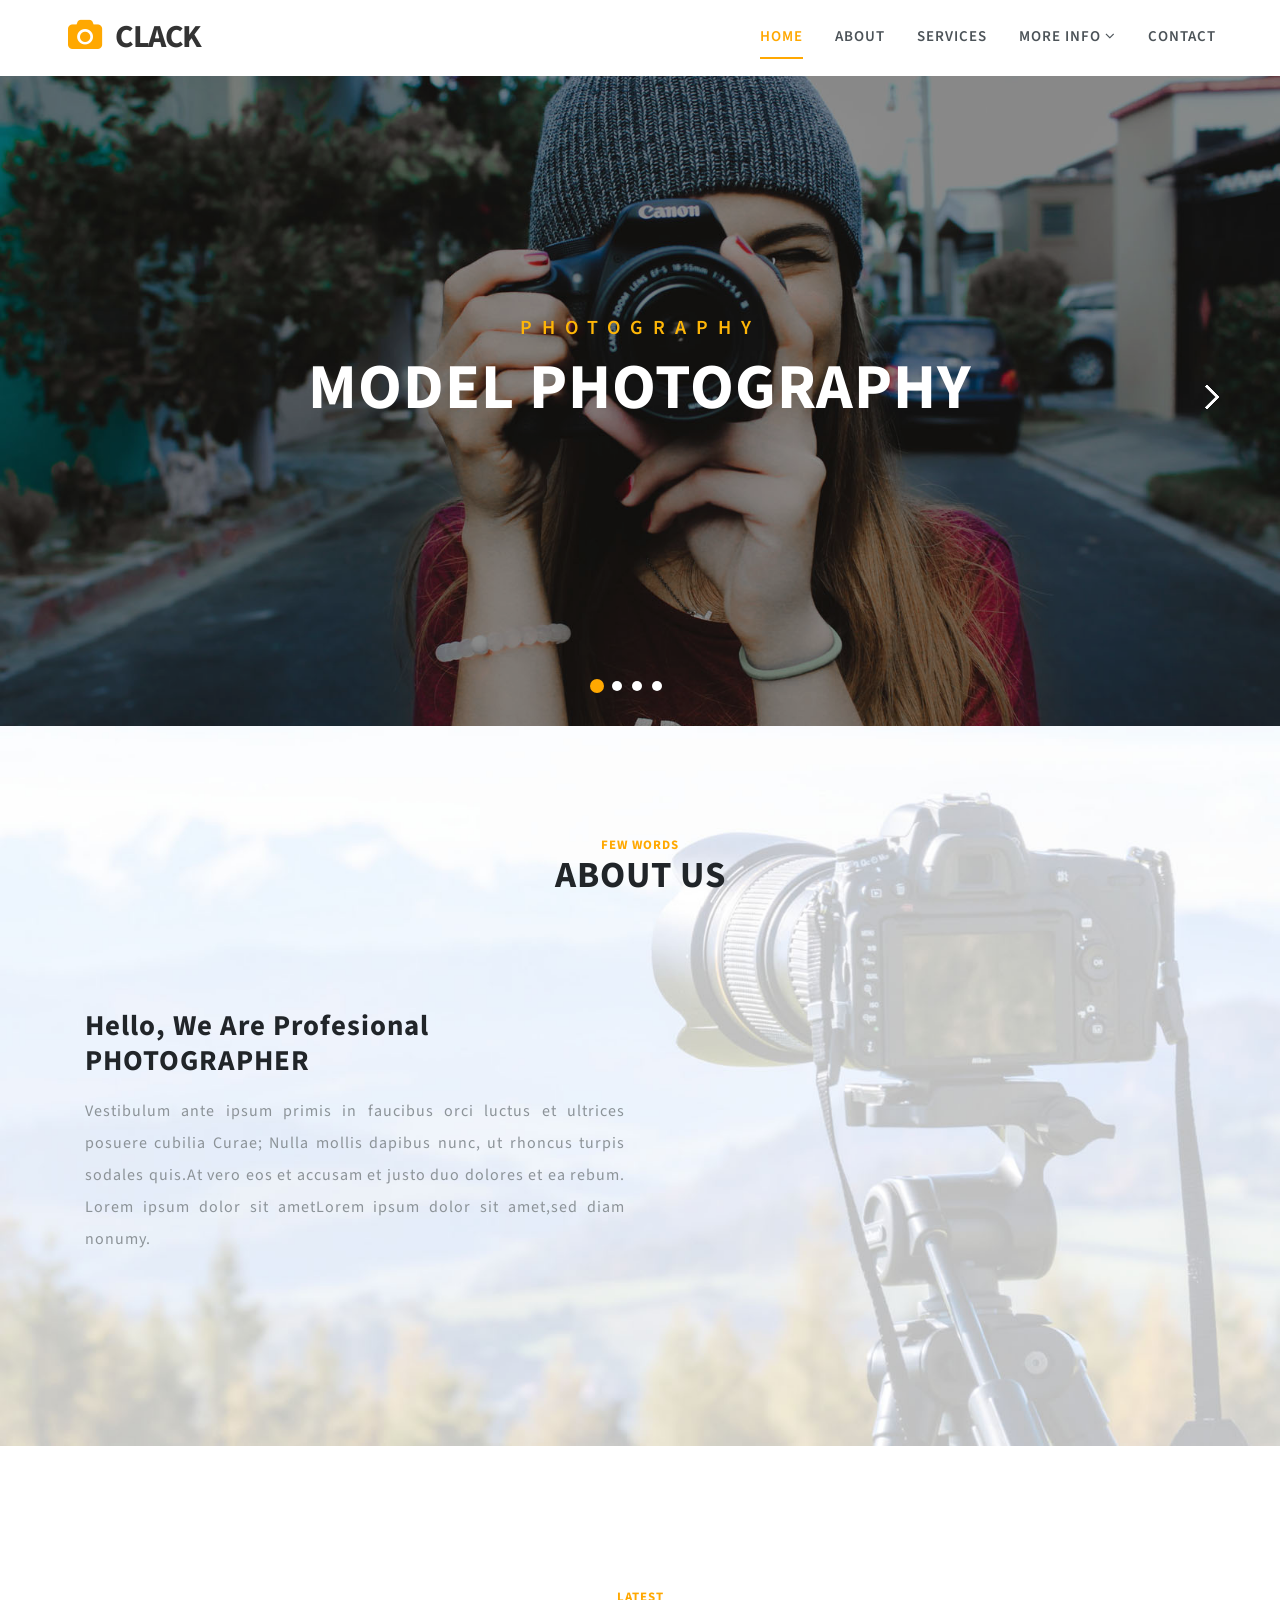
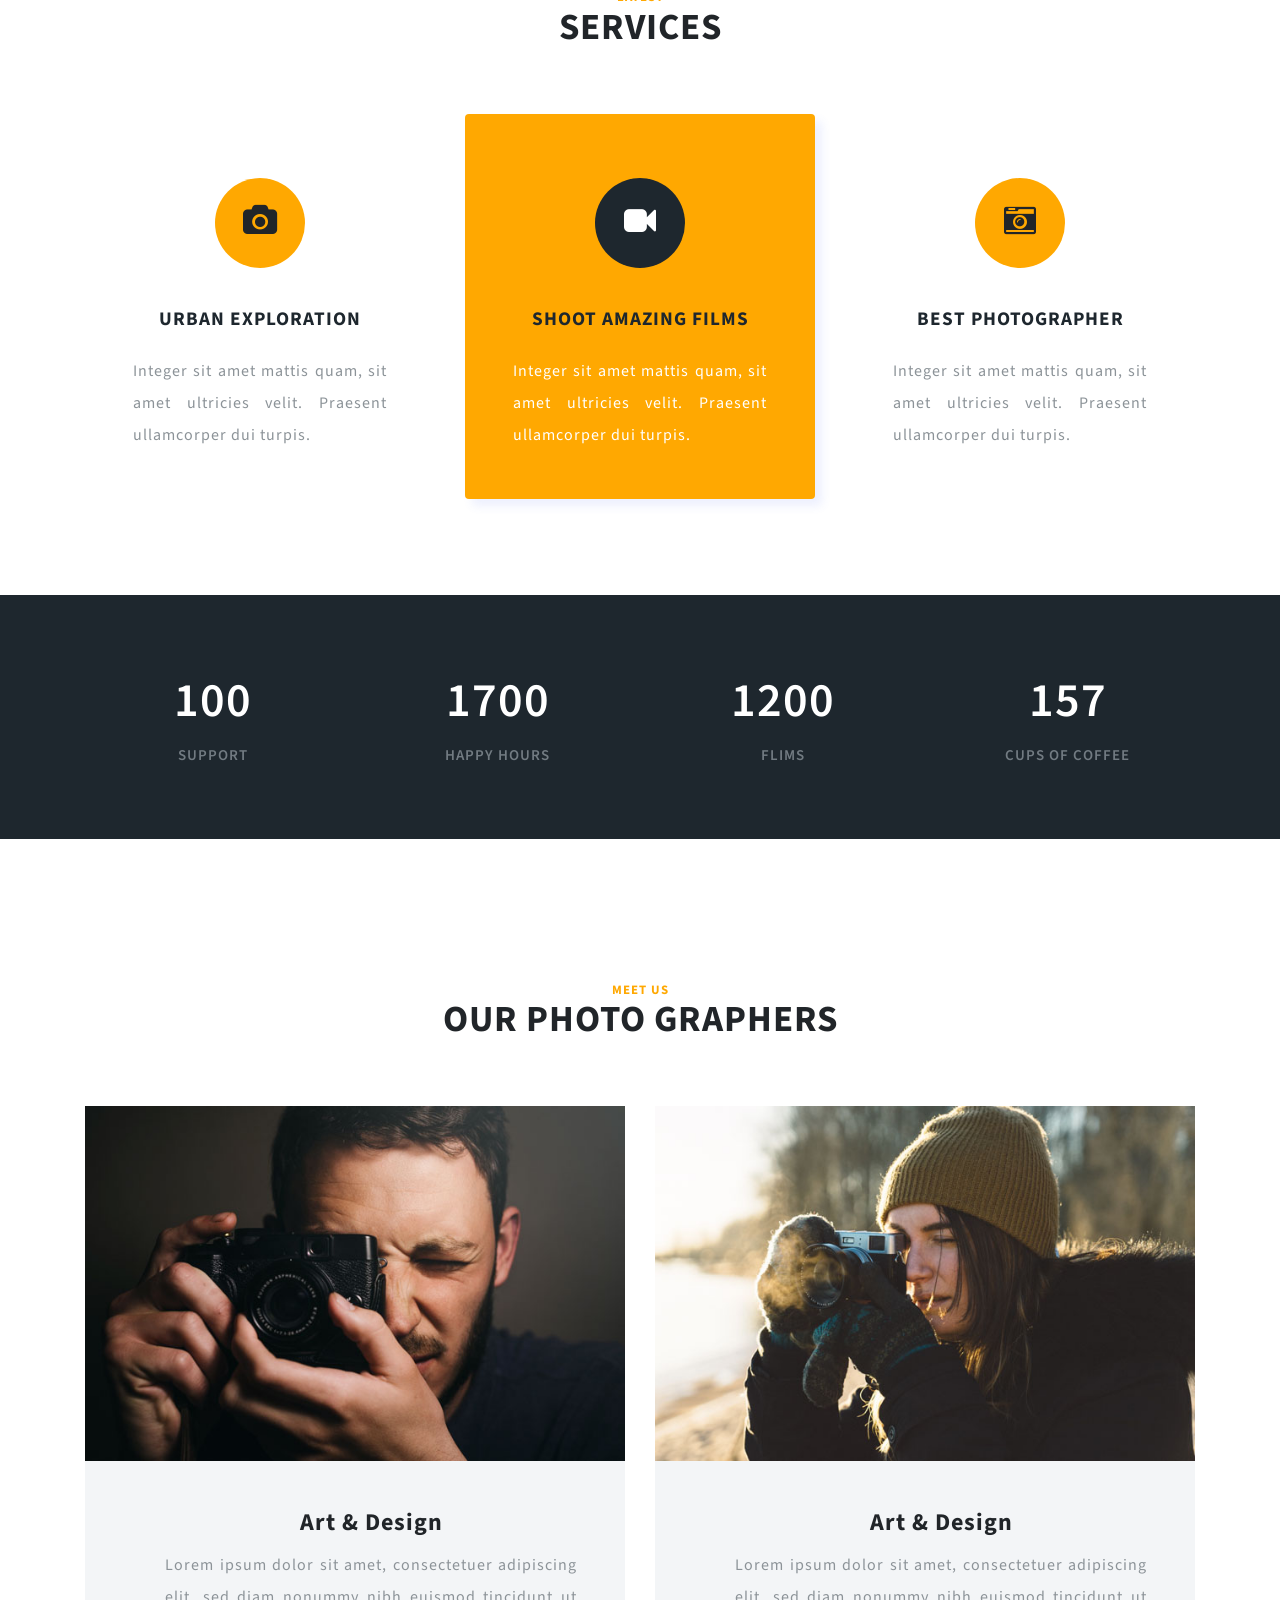
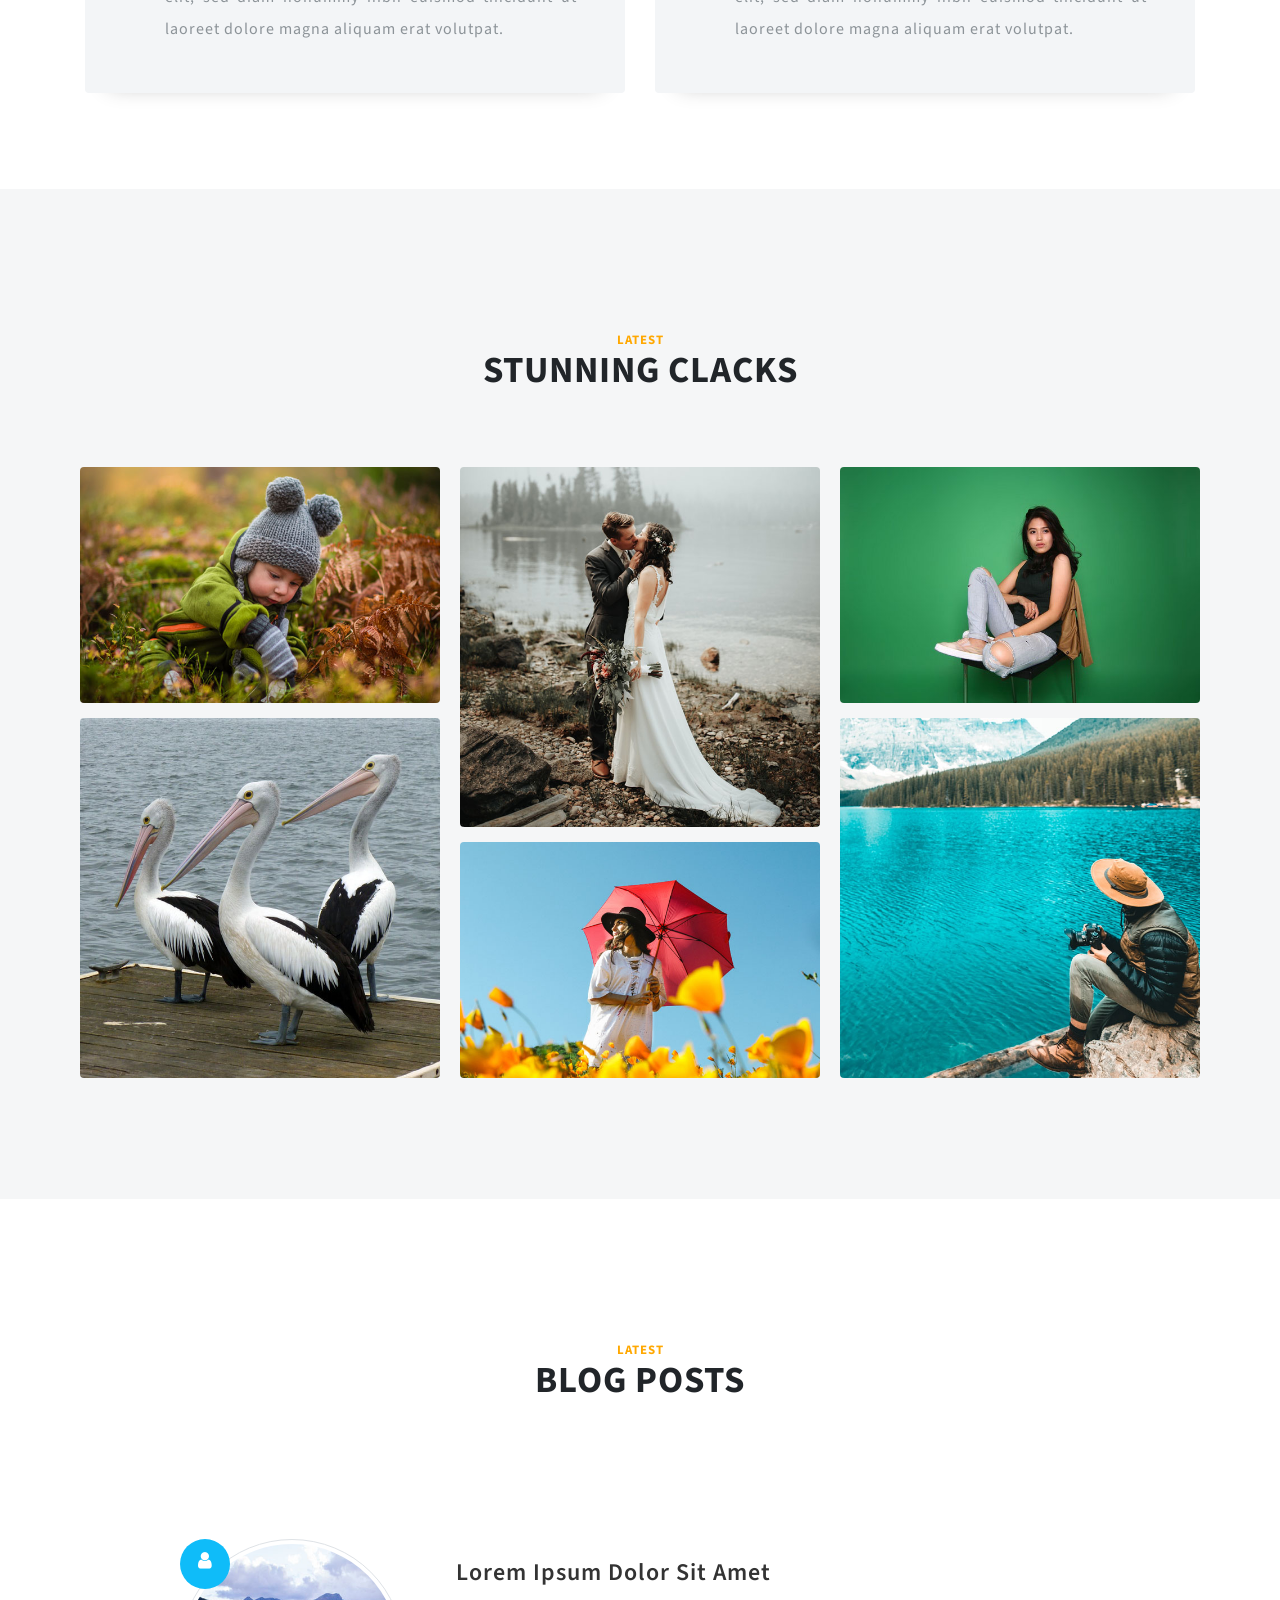
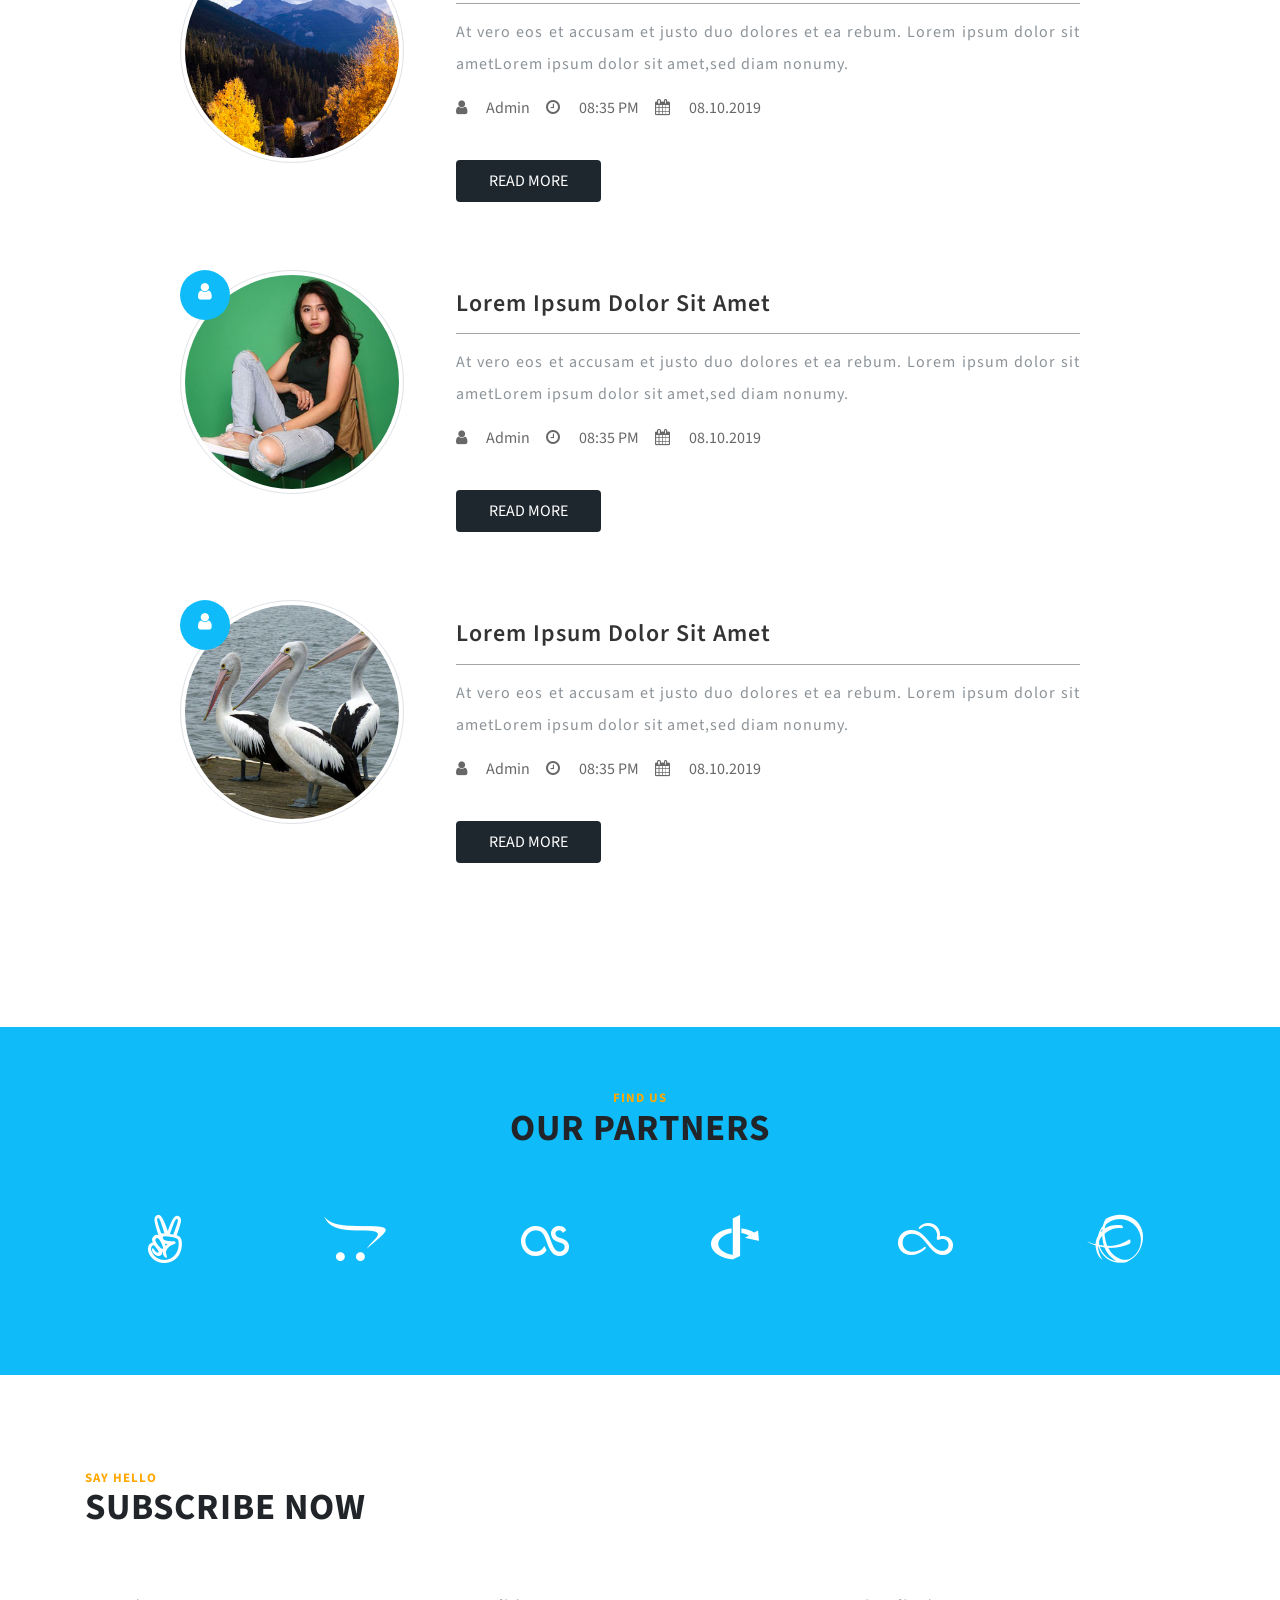
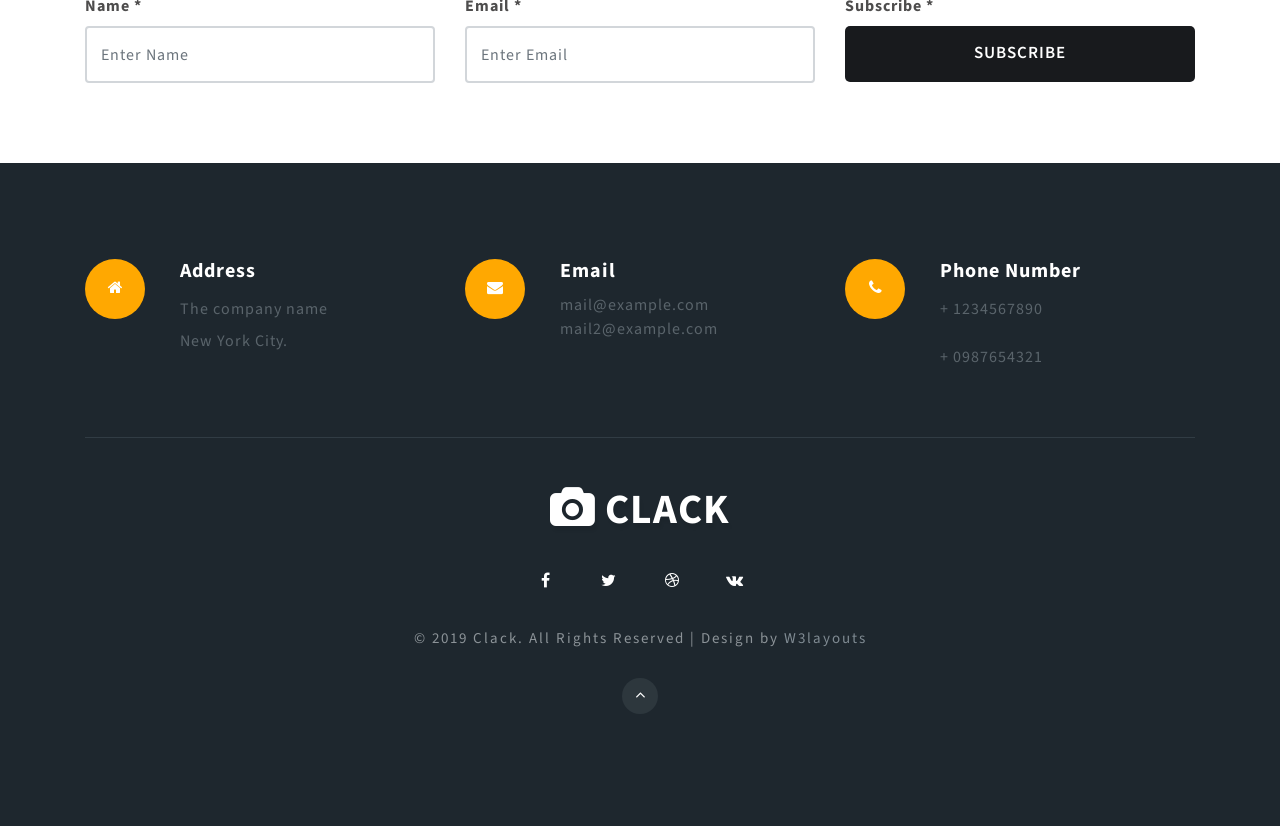
<file: index.html>
<!--
Author: W3layouts
Author URL: http://w3layouts.com
License: Creative Commons Attribution 3.0 Unported
License URL: http://creativecommons.org/licenses/by/3.0/
-->

<!DOCTYPE html>
<html lang="zxx">

<head>
    <title>Clack Photo Gallery Bootstrap Responsive Template | Home :: W3layouts</title>
    <!-- Meta tag Keywords -->
    <meta name="viewport" content="width=device-width, initial-scale=1">
    <meta charset="UTF-8" />
    <meta name="keywords" content="Clack Responsive web template, Bootstrap Web Templates, Flat Web Templates, Android Compatible web template, Smartphone Compatible web template, free webdesigns for Nokia, Samsung, LG, SonyEricsson, Motorola web design" />
    <script>
        addEventListener("load", function() {
            setTimeout(hideURLbar, 0);
        }, false);

        function hideURLbar() {
            window.scrollTo(0, 1);
        }

    </script>
    <!-- //Meta tag Keywords -->
    <!-- Custom-Files -->
    <link rel="stylesheet" href="css/bootstrap.css">
    <!-- Bootstrap-Core-CSS -->
    <link rel="stylesheet" href="css/style.css" type="text/css" media="all" />
    <!-- Style-CSS -->
    <!-- font-awesome-icons -->
    <link href="css/font-awesome.css" rel="stylesheet">
    <!-- //font-awesome-icons -->
    <!-- /Fonts -->
    <link href="//fonts.googleapis.com/css?family=Source+Sans+Pro:200,200i,300,300i,400,400i,600,600i,700,700i,900" rel="stylesheet">
    <!-- //Fonts -->

</head>

<body>
    <!-- mian-content -->
    <section class="main-content" id="home">
        <!-- /header -->
        <header>
            <div class="container-fluid px-lg-5 px-3">
                <!-- nav -->
                <nav class="py-2 d-lg-flex">
                    <div id="logo">
                        <h1><a class="navbar-brand logo" href="index.html">
                                <span class="fa fa-camera" aria-hidden="true"></span> Clack
                            </a></h1>
                    </div>

                    <label for="drop" class="toggle">Menu</label>
                    <input type="checkbox" id="drop" />
                    <ul class="menu ml-auto">
                        <li class="active"><a href="index.html">Home</a></li>
                        <li><a href="about.html">About</a></li>
                        <li><a href="services.html">Services</a></li>
                        <li>
                            <!-- First Tier Drop Down -->
                            <label for="drop-2" class="toggle">Dropdown <span class="fa fa-angle-down" aria-hidden="true"></span> </label>
                            <a href="#">More Info <span class="fa fa-angle-down" aria-hidden="true"></span></a>
                            <input type="checkbox" id="drop-2" />
                            <ul class="inner-ul">
                                <li><a href="#gallery">Gallery</a></li>
                                <li><a href="#stats">Statsts</a></li>
                                <li><a href="#partners">Partners</a></li>
                            </ul>
                        </li>
                        <li><a href="contact.html">Contact</a></li>
                    </ul>

                </nav>
                <!-- //nav -->
            </div>
        </header>
        <!-- //header -->

        <div class="csslider infinity" id="slider1">
            <input type="radio" name="slides" checked="checked" id="slides_1" />
            <input type="radio" name="slides" id="slides_2" />
            <input type="radio" name="slides" id="slides_3" />
            <input type="radio" name="slides" id="slides_4" />
            <ul>
                <li>
                    <div id="bg">
                        <div class="banner-info-wthree">
                            <div class="container">
                                <h6>PHOTOGRAPHY</h6>

                                <h3>Model Photography</h3>
                            </div>
                        </div>
                    </div>
                </li>
                <li>
                    <div id="bg1">
                        <div class="banner-info-wthree">
                            <div class="container">
                                <h6>PHOTOGRAPHY</h6>
                                <h3> Art of the Camera</h3>
                            </div>
                        </div>
                    </div>
                </li>
                <li>
                    <div id="bg2">
                        <div class="banner-info-wthree">
                            <div class="container">
                                <h6>PHOTOGRAPHY</h6>
                                <h3>Model Photography</h3>

                            </div>
                        </div>
                    </div>
                </li>
                <li>
                    <div id="bg3">
                        <div class="banner-info-wthree">
                            <div class="container">
                                <h6>PHOTOGRAPHY</h6>
                                <h3> Art of the Camera</h3>
                            </div>
                        </div>
                    </div>
                </li>

            </ul>
            <div class="arrows">
                <label for="slides_1"></label>
                <label for="slides_2"></label>
                <label for="slides_3"></label>
                <label for="slides_4"></label>
            </div>
            <div class="navigation">
                <div>
                    <label for="slides_1"></label>
                    <label for="slides_2"></label>
                    <label for="slides_3"></label>
                    <label for="slides_4"></label>
                </div>
            </div>
        </div>

        <!-- //banner -->

    </section>
    <!--// mian-content -->
    <!--/ about -->
    <section class="about py-5" id="about">
        <div class="container py-3">
            <div class="header py-lg-5 py-3 text-center">
                <h3 class="tittle mb-lg-3 mb-3"><span class="sub-tittle">Few words</span> About Us</h3>
            </div>
            <div class="row about-grids mt-lg-5">
                <div class="col-lg-6 ab-info">
                    <h3 class="mb-3">Hello, We Are Profesional PHOTOGRAPHER
                    </h3>
                    <p>Vestibulum ante ipsum primis in faucibus orci luctus et ultrices posuere cubilia Curae; Nulla mollis dapibus nunc, ut rhoncus turpis sodales quis.At vero eos et accusam et justo duo dolores et ea rebum. Lorem ipsum dolor sit ametLorem ipsum dolor sit amet,sed diam nonumy.

                    </p>

                </div>
                <div class="col-lg-6 ab-img">

                </div>

            </div>
        </div>
    </section>
    <!--// about -->
    <!--/services -->
    <section class="blog_hcls_w3layouts py-lg-5 py-md-4" id="services">
        <div class="container py-sm-5 py-4">
            <div class="header py-lg-5 py-3 text-center">
                <h3 class="tittle mb-lg-3 mb-3"><span class="sub-tittle">Latest</span> Services</h3>
            </div>
            <div class="feature-grids row text-center">
                <div class="col-lg-4">
                    <div class="bottom-gd p-lg-5 p-3">
                        <span class="fa fa-camera" aria-hidden="true"></span>
                        <h3 class="my-4">Urban Exploration</h3>
                        <p>Integer sit amet mattis quam, sit amet ultricies velit. Praesent ullamcorper dui turpis.</p>
                    </div>
                </div>
                <div class="col-lg-4">
                    <div class="bottom-gd2-active p-lg-5 p-3">
                        <span class="fa fa-video-camera" aria-hidden="true"></span>
                        <h3 class="my-4"> Shoot Amazing Films</h3>
                        <p>Integer sit amet mattis quam, sit amet ultricies velit. Praesent ullamcorper dui turpis.</p>
                    </div>
                </div>
                <div class="col-lg-4">
                    <div class="bottom-gd p-lg-5 p-3">
                        <span class="fa fa-camera-retro" aria-hidden="true"></span>
                        <h3 class="my-4">Best Photographer</h3>
                        <p>Integer sit amet mattis quam, sit amet ultricies velit. Praesent ullamcorper dui turpis.</p>
                    </div>
                </div>

            </div>


        </div>
    </section>
    <!--// services -->
    <!--/counter-->
    <section class="stats py-lg-5 py-4" id="stats">
        <div class="container">
            <div class="row text-center">
                <div class="col-md counter-gd-w3ls">
                    <div class="counter">
                        <h3 class="timer count-title count-number">100</h3>
                        <p class="count-text">Support</p>
                    </div>
                </div>
                <div class="col-md counter-gd-w3ls">
                    <div class="counter">
                        <h3 class="timer count-title count-number">1700</h3>
                        <p class="count-text">Happy Hours</p>
                    </div>
                </div>
                <div class="col-md counter-gd-w3ls">
                    <div class="counter">
                        <h3 class="timer count-title count-number">1200</h3>
                        <p class="count-text">Flims</p>
                    </div>
                </div>
                <div class="col-md counter-gd-w3ls">
                    <div class="counter">
                        <h3 class="timer count-title count-number">157</h3>
                        <p class="count-text">Cups of Coffee</p>
                    </div>
                </div>
            </div>
        </div>
    </section>
    <!--//counter-->

    <!--/team -->
    <section class="blog_hcls_w3layouts py-lg-5 py-5" id="team">
        <div class="container py-sm-5 py-4">
            <div class="header py-lg-5 py-3 text-center">
                <h3 class="tittle mb-lg-3 mb-3"><span class="sub-tittle">Meet Us</span> Our Photo graphers</h3>
            </div>
            <div class="feature-grids row text-center">
                <div class="col-lg-6 photo-gd">
                    <div class="thumbnail card">
                        <div class="img-event">
                            <img class="list-group-image img-fluid" src="images/team1.jpg" alt="">
                        </div>
                        <div class="caption card-body p-lg-5 p-3">
                            <h4 class="group card-title inner list-group-item-heading">
                                Art &amp; Design</h4>
                            <p class="list-group-item-text">
                                Lorem ipsum dolor sit amet, consectetuer adipiscing elit, sed diam nonummy nibh euismod tincidunt ut laoreet dolore magna aliquam erat volutpat.</p>

                        </div>
                    </div>
                </div>
                <div class="col-lg-6 photo-gd">
                    <div class="thumbnail card">
                        <div class="img-event">
                            <img class="list-group-image img-fluid" src="images/team2.jpg" alt="">
                        </div>
                        <div class="caption card-body p-lg-5 p-3">
                            <h4 class="group card-title inner list-group-item-heading">
                                Art &amp; Design</h4>
                            <p class="list-group-item-text">
                                Lorem ipsum dolor sit amet, consectetuer adipiscing elit, sed diam nonummy nibh euismod tincidunt ut laoreet dolore magna aliquam erat volutpat.</p>

                        </div>
                    </div>
                </div>

            </div>


        </div>
    </section>
    <!--// services -->
    <!-- Gallery -->
    <section class="gallery py-5" id="gallery">
        <div class="container py-lg-5 py-3">
            <div class="header py-lg-5 py-3 text-center">
                <h3 class="tittle mb-lg-3 mb-3"><span class="sub-tittle">Latest</span> Stunning Clacks</h3>
            </div>
            <div class="row news-grids text-center">
                <div class="col-md-4 gal-img">
                    <a href="#gal1"><img src="images/1.jpg" alt="news image" class="img-fluid"></a>
                    <a href="#gal2"><img src="images/2.jpg" alt="news image" class="img-fluid"></a>

                </div>

                <div class="col-md-4 gal-img">
                    <a href="#gal3"><img src="images/3.jpg" alt="news image" class="img-fluid"></a>

                    <a href="#gal4"><img src="images/4.jpg" alt="news image" class="img-fluid"></a>
                </div>

                <div class="col-md-4 gal-img">
                    <a href="#gal5"><img src="images/5.jpg" alt="news image" class="img-fluid"></a>
                    <a href="#gal6"><img src="images/6.jpg" alt="news image" class="img-fluid"></a>
                </div>
            </div>
        </div>
        <!-- popup-->
        <div id="gal1" class="pop-overlay animate">
            <div class="popup">
                <img src="images/1.jpg" alt="Popup Image" class="img-fluid" />
                <p class="mt-4">Nulla viverra pharetra se, eget pulvinar neque pharetra ac int. placerat placerat dolor.</p>
                <a class="close" href="#gallery">&times;</a>
            </div>
        </div>
        <!-- //popup -->

        <!-- popup-->
        <div id="gal2" class="pop-overlay animate">
            <div class="popup">
                <img src="images/2.jpg" alt="Popup Image" class="img-fluid" />
                <p class="mt-4">Nulla viverra pharetra se, eget pulvinar neque pharetra ac int. placerat placerat dolor.</p>
                <a class="close" href="#gallery">&times;</a>
            </div>
        </div>
        <!-- //popup -->
        <!-- popup-->
        <div id="gal3" class="pop-overlay animate">
            <div class="popup">
                <img src="images/3.jpg" alt="Popup Image" class="img-fluid" />
                <p class="mt-4">Nulla viverra pharetra se, eget pulvinar neque pharetra ac int. placerat placerat dolor.</p>
                <a class="close" href="#gallery">&times;</a>
            </div>
        </div>
        <!-- //popup3 -->
        <!-- popup-->
        <div id="gal4" class="pop-overlay animate">
            <div class="popup">
                <img src="images/4.jpg" alt="Popup Image" class="img-fluid" />
                <p class="mt-4">Nulla viverra pharetra se, eget pulvinar neque pharetra ac int. placerat placerat dolor.</p>
                <a class="close" href="#gallery">&times;</a>
            </div>
        </div>
        <!-- //popup -->
        <!-- popup-->
        <div id="gal5" class="pop-overlay animate">
            <div class="popup">
                <img src="images/5.jpg" alt="Popup Image" class="img-fluid" />
                <p class="mt-4">Nulla viverra pharetra se, eget pulvinar neque pharetra ac int. placerat placerat dolor.</p>
                <a class="close" href="#gallery">&times;</a>
            </div>
        </div>
        <!-- //popup -->
        <!-- popup-->
        <div id="gal6" class="pop-overlay animate">
            <div class="popup">
                <img src="images/6.jpg" alt="Popup Image" class="img-fluid" />
                <p class="mt-4">Nulla viverra pharetra se, eget pulvinar neque pharetra ac int. placerat placerat dolor.</p>
                <a class="close" href="#gallery">&times;</a>
            </div>
        </div>
        <!-- //popup -->
    </section>
    <!--// gallery -->
    <!-- blog -->
    <section class="blog_hcls_w3layouts py-lg-5 py-md-4" id="posts">
        <div class="container py-sm-5 py-4">
            <div class="header py-lg-5 py-3 text-center">
                <h3 class="tittle mb-lg-3 mb-3"><span class="sub-tittle">Latest</span> Blog Posts</h3>
            </div>
            <div class="row mt-4">
                <!-- blog grid -->
                <div class="col-lg-10  mt-lg-5 mt-4 mx-auto">
                    <div class="card flex-row">
                        <div class="card-header p-0 position-relative">
                            <a href="single.html">
                                <img class="card-img-bottom rounded-circle img-thumbnail" src="images/t3.jpg" alt="Card image cap">
                                <span class="fa fa-user post-icon bg-theme" aria-hidden="true"></span>

                            </a>
                        </div>
                        <div class="card-body">
                            <h5 class="blog-title card-title font-weight-bold">
                                <a href="single.html">Lorem Ipsum Dolor Sit Amet</a>
                            </h5>
                            <p>At vero eos et accusam et justo duo dolores et ea rebum. Lorem ipsum dolor sit ametLorem ipsum dolor sit amet,sed diam nonumy.</p>
                            <div class="blog-user-info d-flex my-3">
                                <label class=""> <span class="fa fa-user mr-3"></span> Admin</label>
                                <label class="mx-3"> <span class="fa fa-clock-o mr-3"></span> 08:35 PM</label>
                                <label class=""> <span class="fa fa-calendar mr-3"></span> 08.10.2019</label>
                            </div>
                            <a href="single.html" class="btn blog-btn h_care-bnr-btn">  
                                Read more
                           </a>
                        </div>
                    </div>
                </div>
                <!-- //blog grid -->
                <!-- blog grid -->
                <div class="col-lg-10  mt-lg-5 mt-4 mx-auto">
                    <div class="card flex-row">
                        <div class="card-header p-0 position-relative">
                            <a href="single.html">
                                <img class="card-img-bottom rounded-circle img-thumbnail" src="images/t1.jpg" alt="Card image cap">
                                <span class="fa fa-user post-icon bg-theme" aria-hidden="true"></span>

                            </a>
                        </div>
                        <div class="card-body">
                            <h5 class="blog-title card-title font-weight-bold">
                                <a href="single.htmll">Lorem Ipsum Dolor Sit Amet</a>
                            </h5>
                            <p>At vero eos et accusam et justo duo dolores et ea rebum. Lorem ipsum dolor sit ametLorem ipsum dolor sit amet,sed diam nonumy.</p>
                            <div class="blog-user-info d-flex my-3">
                                <label class=""> <span class="fa fa-user mr-3"></span> Admin</label>
                                <label class="mx-3"> <span class="fa fa-clock-o mr-3"></span> 08:35 PM</label>
                                <label class=""> <span class="fa fa-calendar mr-3"></span> 08.10.2019</label>
                            </div>
                            <a href="single.html" class="btn blog-btn h_care-bnr-btn">  
                                Read more
                           </a>
                        </div>
                    </div>
                </div>
                <!-- //blog grid -->
                <!-- blog grid -->
                <div class="col-lg-10 my-lg-5 my-4 mx-auto">
                    <div class="card flex-row">
                        <div class="card-header p-0 position-relative">
                            <a href="single.html">
                                <img class="card-img-bottom rounded-circle img-thumbnail" src="images/t2.jpg" alt="Card image cap">
                                <span class="fa fa-user post-icon bg-theme" aria-hidden="true"></span>
                            </a>
                        </div>
                        <div class="card-body">
                            <h5 class="blog-title card-title font-weight-bold">
                                <a href="single.html">Lorem Ipsum Dolor Sit Amet</a>
                            </h5>
                            <p>At vero eos et accusam et justo duo dolores et ea rebum. Lorem ipsum dolor sit ametLorem ipsum dolor sit amet,sed diam nonumy.</p>
                            <div class="blog-user-info d-flex my-3">
                                <label class=""> <span class="fa fa-user mr-3"></span> Admin</label>
                                <label class="mx-3">  <span class="fa fa-clock-o mr-3"></span> 08:35 PM</label>
                                <label class=""> <span class="fa fa-calendar mr-3"></span> 08.10.2019</label>
                            </div>
                            <a href="single.html" class="btn blog-btn h_care-bnr-btn">  
                                Read more
                           </a>
                        </div>
                    </div>
                </div>
                <!-- //blog grid -->
                <!-- pop-blog -->

                <!-- //pop-blog -->
            </div>
        </div>
    </section>
    <!-- //blog -->
    <!-- partners -->
    <section class="partners py-md-5 py-4" id="partners">
        <div class="container pb-xl-5">
            <div class="header pb-lg-5 py-3 text-center">
                <h3 class="tittle mb-lg-3 mb-3"><span class="sub-tittle">Find Us</span> Our Partners</h3>
            </div>
            <div class="row grid-part text-center pb-lg-3">
                <div class="col-sm-2 col-4">
                    <div class="parts-w3ls">
                        <a href="#"><span class="fa fa-angellist"></span></a>
                    </div>
                </div>
                <div class="col-sm-2 col-4">
                    <div class="parts-w3ls">
                        <a href="#"><span class="fa fa-opencart"></span></a>
                    </div>
                </div>
                <div class="col-sm-2 col-4">
                    <div class="parts-w3ls">
                        <a href="#"><span class="fa fa-lastfm"></span></a>
                    </div>
                </div>
                <div class="col-sm-2 col-4 mt-sm-0 mt-3">
                    <div class="parts-w3ls">
                        <a href="#"><span class="fa fa-openid"></span></a>
                    </div>
                </div>
                <div class="col-sm-2 col-4 mt-sm-0 mt-3">
                    <div class="parts-w3ls">
                        <a href="#"><span class="fa fa-skyatlas"></span></a>
                    </div>
                </div>
                <div class="col-sm-2 col-4 mt-sm-0 mt-3">
                    <div class="parts-w3ls">
                        <a href="#"><span class="fa fa-ravelry"></span></a>
                    </div>
                </div>
            </div>
        </div>
    </section>
    <!-- //partners -->

    <!-- contact -->
    <section class="contact py-5">
        <div class="container">
            <div class="header py-lg-5 py-3">
                <h3 class="tittle text-left mb-lg-3 mb-3"><span class="sub-tittle">Say Hello</span> SUBSCRIBE NOW</h3>
            </div>
            <div class="contact-form mx-auto text-left pb-3">
                <form id="contactform" method="post" action="#">
                    <div class="row">
                        <div class="col-lg-4 con-gd-w3layouts">
                            <div class="form-group">
                                <label>Name *</label>
                                <input type="text" class="form-control" id="name" placeholder="Enter Name" name="name">
                            </div>
                        </div>
                        <div class="col-lg-4 con-gd-w3layouts">
                            <div class="form-group">
                                <label>Email *</label>
                                <input type="email" class="form-control" id="name" placeholder="Enter Email" name="email">
                            </div>
                        </div>
                        <div class="col-lg-4 con-gd-w3layouts">
                            <div class="form-group">
                                <label>Subscribe *</label>
                                <button type="submit" class="btn btn-default">Subscribe</button>
                            </div>
                        </div>

                    </div>

                </form>
            </div>

        </div>

    </section>
    <!-- //contact -->

    <!-- footer -->
    <footer class="footer-content py-sm-5 py-4">
        <div class="container py-xl-5 py-lg-3">
            <div class="contact_grid_left">
                <ul class="list-unstyled row loaction-content">
                    <li class="col-lg-4 address-content-inf-w3ls">
                        <div class="row">
                            <div class="col-md-3 icon-left">
                                <span class="fa fa-home"></span>
                            </div>
                            <div class="col-md-9 icon-right">
                                <h6>Address</h6>
                                <p>The company name
                                    <br>New York City. </p>
                            </div>
                        </div>
                    </li>

                    <li class="col-lg-4 address-content-inf-w3ls">
                        <div class="row">
                            <div class="col-md-3 icon-left">
                                <span class="fa fa-envelope"></span>
                            </div>
                            <div class="col-md-9 icon-right">
                                <h6>Email</h6>
                                <a href="mailto:info@example.com">mail@example.com</a>
                                <br>
                                <a href="mailto:info@example.com">mail2@example.com</a>
                            </div>
                        </div>
                    </li>
                    <li class="col-lg-4 address-content-inf-w3ls">
                        <div class="row">
                            <div class="col-md-3 icon-left">
                                <span class="fa fa-phone"></span>
                            </div>
                            <div class="col-md-9 icon-right">
                                <h6>Phone Number</h6>
                                <p>+ 1234567890</p>
                                <p>+ 0987654321</p>
                            </div>
                        </div>
                    </li>
                </ul>

            </div>

            <div class="logo-2 text-center mt-4">
                <h2><a class="logo" href="index.html"><span class="fa fa-camera" aria-hidden="true"></span> Clack</a></h2>
            </div>
            <!-- social icons footer -->
            <div class="w3ls-footer text-center mt-4">
                <ul class="list-unstyled">
                    <li>
                        <a href="#">
							<span class="fa fa-facebook-f"></span>
						</a>
                    </li>
                    <li class="mx-1">
                        <a href="#">
							<span class="fa fa-twitter"></span>
						</a>
                    </li>
                    <li>
                        <a href="#">
							<span class="fa fa-dribbble"></span>
						</a>
                    </li>
                    <li class="ml-1">
                        <a href="#">
							<span class="fa fa-vk"></span>
						</a>
                    </li>
                </ul>
            </div>
            <!-- copyright -->
            <p class="copy-right-grids text-li text-center my-sm-4 my-4">© 2019 Clack. All Rights Reserved | Design by
                <a href="http://w3layouts.com/"> W3layouts </a>
            </p>
            <div class="top_move text-center">
                <a href="#home" class="move-top"><span class="fa fa-angle-up  mb-3" aria-hidden="true"></span></a>
            </div>
            <!-- //copyright -->
        </div>
    </footer>
    <!-- footer -->
</body>

</html>
</file>
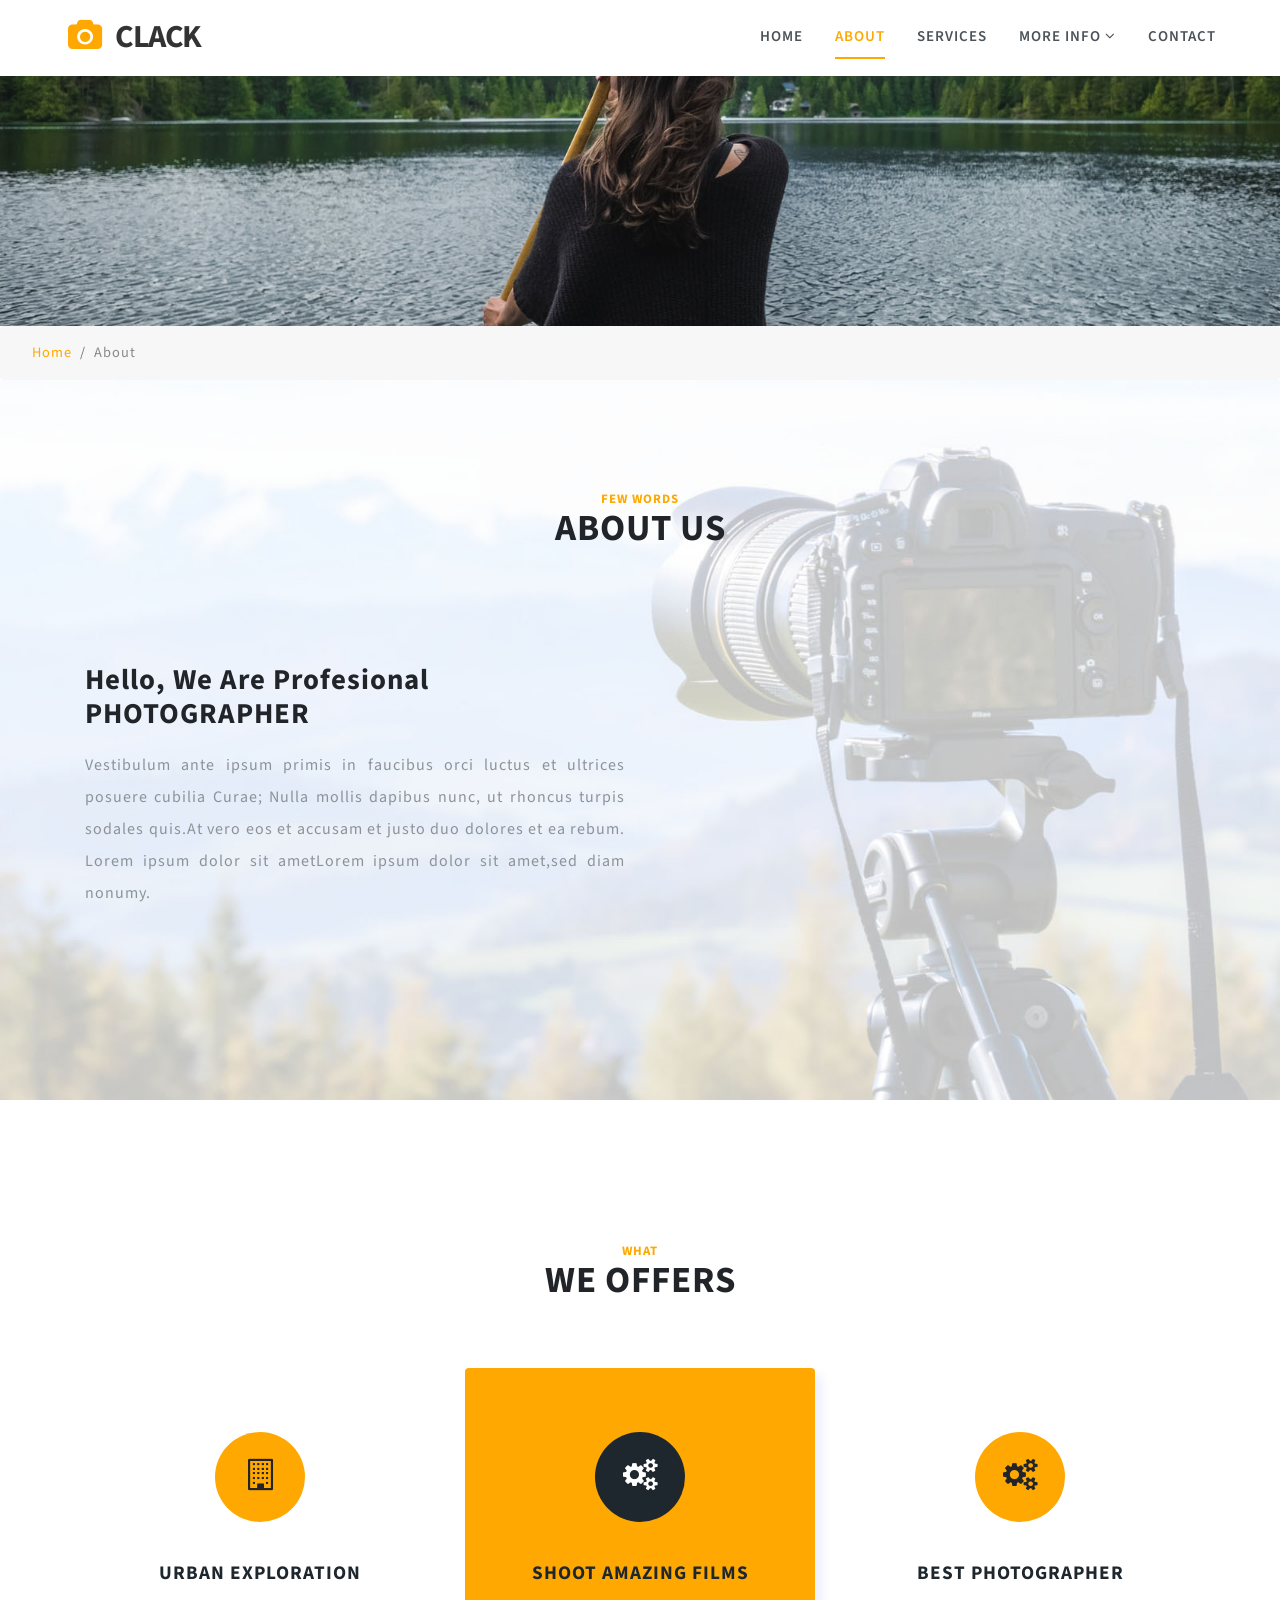
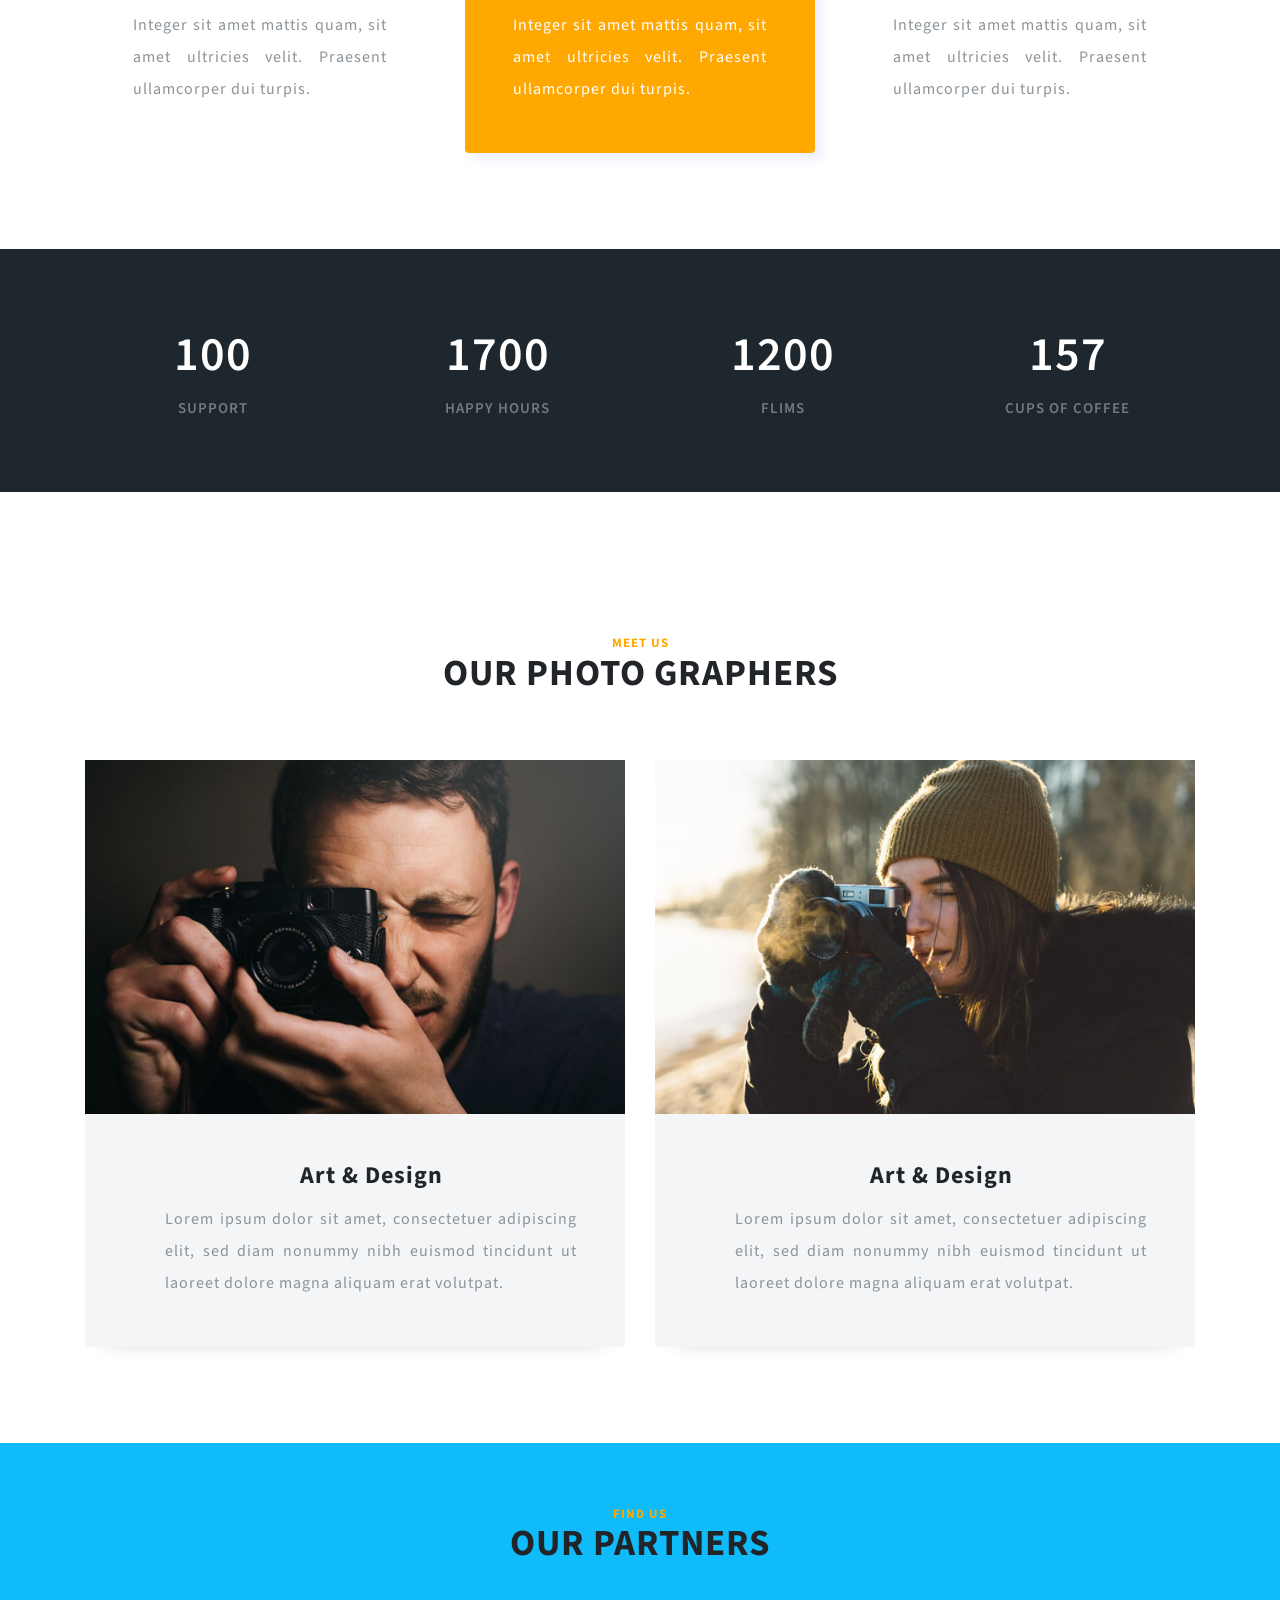
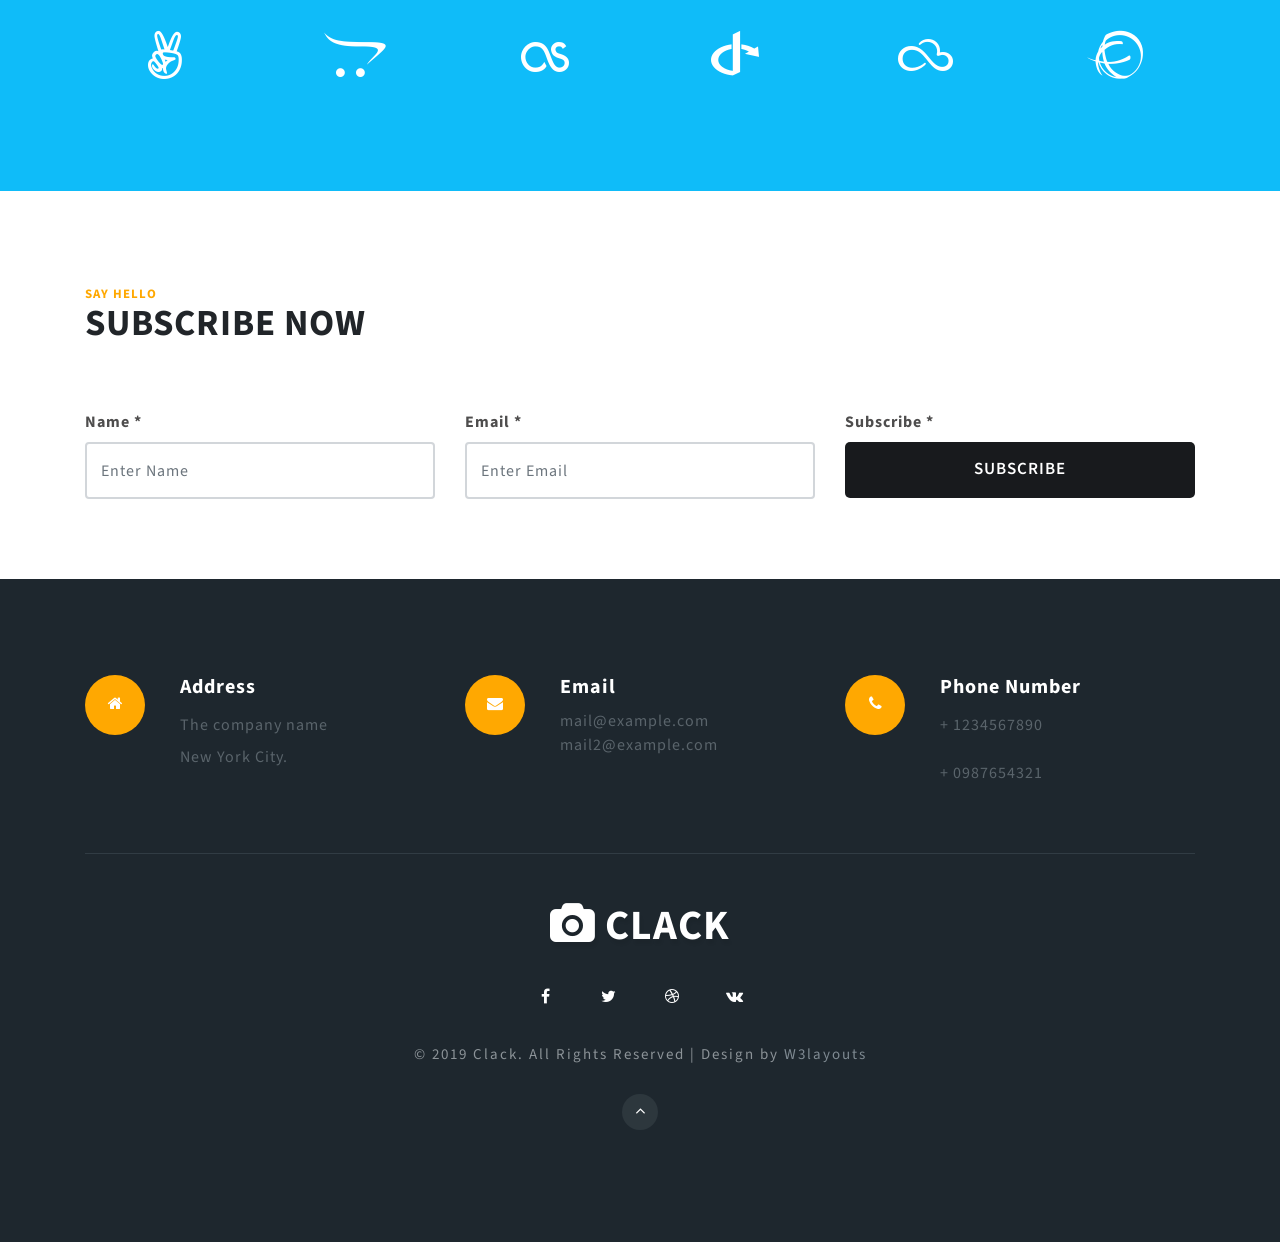
<file: about.html>
<!--
Author: W3layouts
Author URL: http://w3layouts.com
License: Creative Commons Attribution 3.0 Unported
License URL: http://creativecommons.org/licenses/by/3.0/
-->

<!DOCTYPE html>
<html lang="zxx">

<head>
    <title>Clack Photo Gallery Bootstrap Responsive Template | About :: W3layouts</title>
    <!-- Meta tag Keywords -->
    <meta name="viewport" content="width=device-width, initial-scale=1">
    <meta charset="UTF-8" />
    <meta name="keywords" content="Clack Responsive web template, Bootstrap Web Templates, Flat Web Templates, Android Compatible web template, Smartphone Compatible web template, free webdesigns for Nokia, Samsung, LG, SonyEricsson, Motorola web design" />
    <script>
        addEventListener("load", function() {
            setTimeout(hideURLbar, 0);
        }, false);

        function hideURLbar() {
            window.scrollTo(0, 1);
        }

    </script>
    <!-- //Meta tag Keywords -->
    <!-- Custom-Files -->
    <link rel="stylesheet" href="css/bootstrap.css">
    <!-- Bootstrap-Core-CSS -->
    <link rel="stylesheet" href="css/style.css" type="text/css" media="all" />
    <!-- Style-CSS -->
    <!-- font-awesome-icons -->
    <link href="css/font-awesome.css" rel="stylesheet">
    <!-- //font-awesome-icons -->
    <!-- /Fonts -->
    <link href="//fonts.googleapis.com/css?family=Source+Sans+Pro:200,200i,300,300i,400,400i,600,600i,700,700i,900" rel="stylesheet">
    <!-- //Fonts -->

</head>

<body>
    <!-- mian-content -->
    <section class="main-content" id="home">
        <!-- /header -->
        <header>
            <div class="container-fluid px-lg-5 px-3">
                <!-- nav -->
                <nav class="py-2 d-lg-flex">
                    <div id="logo">
                        <h1><a class="navbar-brand logo" href="index.html">
                                <span class="fa fa-camera" aria-hidden="true"></span> Clack
                            </a></h1>
                    </div>

                    <label for="drop" class="toggle">Menu</label>
                    <input type="checkbox" id="drop" />
                    <ul class="menu ml-auto">
                        <li><a href="index.html">Home</a></li>
                        <li class="active"><a href="about.html">About</a></li>
                        <li><a href="services.html">Services</a></li>
                        <li>
                            <!-- First Tier Drop Down -->
                            <label for="drop-2" class="toggle">Dropdown <span class="fa fa-angle-down" aria-hidden="true"></span> </label>
                            <a href="#">More Info <span class="fa fa-angle-down" aria-hidden="true"></span></a>
                            <input type="checkbox" id="drop-2" />
                            <ul class="inner-ul">
                                <li><a href="#gallery">Gallery</a></li>
                                <li><a href="#stats">Statsts</a></li>
                                <li><a href="#partners">Partners</a></li>
                            </ul>
                        </li>
                        <li><a href="contact.html">Contact</a></li>
                    </ul>

                </nav>
                <!-- //nav -->
            </div>
        </header>
        <!-- //header -->
        <!-- /banner-inner -->
        <div class="page-inner">

        </div>
        <!---->
        <ol class="breadcrumb">
            <li class="breadcrumb-item">
                <a href="index.html">Home</a>
            </li>
            <li class="breadcrumb-item active">About</li>
        </ol>
        <!-- //banner-inner -->

    </section>
    <!--// mian-content -->
    <!--/ about -->
    <section class="about py-5" id="about">
        <div class="container py-3">
            <div class="header py-lg-5 py-3 text-center">
                <h3 class="tittle mb-lg-3 mb-3"><span class="sub-tittle">Few words</span> About Us</h3>
            </div>
            <div class="row about-grids mt-lg-5">
                <div class="col-lg-6 ab-info">
                    <h3 class="mb-3">Hello, We Are Profesional PHOTOGRAPHER
                    </h3>
                    <p>Vestibulum ante ipsum primis in faucibus orci luctus et ultrices posuere cubilia Curae; Nulla mollis dapibus nunc, ut rhoncus turpis sodales quis.At vero eos et accusam et justo duo dolores et ea rebum. Lorem ipsum dolor sit ametLorem ipsum dolor sit amet,sed diam nonumy.

                    </p>

                </div>
                <div class="col-lg-6 ab-img">

                </div>

            </div>
        </div>
    </section>
    <!--// about -->
    <!--/services -->
    <section class="blog_hcls_w3layouts py-lg-5 py-md-4" id="services">
        <div class="container py-sm-5 py-4">
            <div class="header py-lg-5 py-3 text-center">
                <h3 class="tittle mb-lg-3 mb-3"><span class="sub-tittle">What</span> We Offers</h3>
            </div>
            <div class="feature-grids row text-center">
                <div class="col-lg-4">
                    <div class="bottom-gd p-lg-5 p-3">
                        <span class="fa fa-building-o" aria-hidden="true"></span>
                        <h3 class="my-4">Urban Exploration</h3>
                        <p>Integer sit amet mattis quam, sit amet ultricies velit. Praesent ullamcorper dui turpis.</p>
                    </div>
                </div>
                <div class="col-lg-4">
                    <div class="bottom-gd2-active p-lg-5 p-3">
                        <span class="fa fa-cogs" aria-hidden="true"></span>
                        <h3 class="my-4"> Shoot Amazing Films</h3>
                        <p>Integer sit amet mattis quam, sit amet ultricies velit. Praesent ullamcorper dui turpis.</p>
                    </div>
                </div>
                <div class="col-lg-4">
                    <div class="bottom-gd p-lg-5 p-3">
                        <span class="fa fa-cogs" aria-hidden="true"></span>
                        <h3 class="my-4">Best Photographer</h3>
                        <p>Integer sit amet mattis quam, sit amet ultricies velit. Praesent ullamcorper dui turpis.</p>
                    </div>
                </div>

            </div>


        </div>
    </section>
    <!--// services -->
    <!--/counter-->
    <section class="stats py-lg-5 py-4" id="stats">
        <div class="container">
            <div class="row text-center">
                <div class="col-md counter-gd-w3ls">
                    <div class="counter">
                        <h3 class="timer count-title count-number">100</h3>
                        <p class="count-text">Support</p>
                    </div>
                </div>
                <div class="col-md counter-gd-w3ls">
                    <div class="counter">
                        <h3 class="timer count-title count-number">1700</h3>
                        <p class="count-text">Happy Hours</p>
                    </div>
                </div>
                <div class="col-md counter-gd-w3ls">
                    <div class="counter">
                        <h3 class="timer count-title count-number">1200</h3>
                        <p class="count-text">Flims</p>
                    </div>
                </div>
                <div class="col-md counter-gd-w3ls">
                    <div class="counter">
                        <h3 class="timer count-title count-number">157</h3>
                        <p class="count-text">Cups of Coffee</p>
                    </div>
                </div>
            </div>
        </div>
    </section>
    <!--//counter-->


    <!--/team -->
    <section class="blog_hcls_w3layouts py-lg-5 py-5" id="team">
        <div class="container py-sm-5 py-4">
            <div class="header py-lg-5 py-3 text-center">
                <h3 class="tittle mb-lg-3 mb-3"><span class="sub-tittle">Meet Us</span> Our Photo graphers</h3>
            </div>
            <div class="feature-grids row text-center">
                <div class="col-lg-6">
                    <div class="thumbnail card">
                        <div class="img-event">
                            <img class="list-group-image img-fluid" src="images/team1.jpg" alt="">
                        </div>
                        <div class="caption card-body p-lg-5 p-3">
                            <h4 class="group card-title inner list-group-item-heading">
                                Art &amp; Design</h4>
                            <p class="list-group-item-text">
                                Lorem ipsum dolor sit amet, consectetuer adipiscing elit, sed diam nonummy nibh euismod tincidunt ut laoreet dolore magna aliquam erat volutpat.</p>

                        </div>
                    </div>
                </div>
                <div class="col-lg-6">
                    <div class="thumbnail card">
                        <div class="img-event">
                            <img class="list-group-image img-fluid" src="images/team2.jpg" alt="">
                        </div>
                        <div class="caption card-body p-lg-5 p-3">
                            <h4 class="group card-title inner list-group-item-heading">
                                Art &amp; Design</h4>
                            <p class="list-group-item-text">
                                Lorem ipsum dolor sit amet, consectetuer adipiscing elit, sed diam nonummy nibh euismod tincidunt ut laoreet dolore magna aliquam erat volutpat.</p>

                        </div>
                    </div>
                </div>

            </div>


        </div>
    </section>
    <!--// services -->
    <!-- partners -->
    <section class="partners py-md-5 py-4" id="partners">
        <div class="container pb-xl-5">
            <div class="header pb-lg-5 py-3 text-center">
                <h3 class="tittle mb-lg-3 mb-3"><span class="sub-tittle">Find Us</span> Our Partners</h3>
            </div>
            <div class="row grid-part text-center pb-lg-3">
                <div class="col-sm-2 col-4">
                    <div class="parts-w3ls">
                        <a href="#"><span class="fa fa-angellist"></span></a>
                    </div>
                </div>
                <div class="col-sm-2 col-4">
                    <div class="parts-w3ls">
                        <a href="#"><span class="fa fa-opencart"></span></a>
                    </div>
                </div>
                <div class="col-sm-2 col-4">
                    <div class="parts-w3ls">
                        <a href="#"><span class="fa fa-lastfm"></span></a>
                    </div>
                </div>
                <div class="col-sm-2 col-4 mt-sm-0 mt-3">
                    <div class="parts-w3ls">
                        <a href="#"><span class="fa fa-openid"></span></a>
                    </div>
                </div>
                <div class="col-sm-2 col-4 mt-sm-0 mt-3">
                    <div class="parts-w3ls">
                        <a href="#"><span class="fa fa-skyatlas"></span></a>
                    </div>
                </div>
                <div class="col-sm-2 col-4 mt-sm-0 mt-3">
                    <div class="parts-w3ls">
                        <a href="#"><span class="fa fa-ravelry"></span></a>
                    </div>
                </div>
            </div>
        </div>
    </section>
    <!-- //partners -->

    <!-- contact -->
    <section class="contact py-5">
        <div class="container">
            <div class="header py-lg-5 py-3">
                <h3 class="tittle text-left mb-lg-3 mb-3"><span class="sub-tittle">Say Hello</span> SUBSCRIBE NOW</h3>
            </div>
            <div class="contact-form mx-auto text-left pb-3">
                <form id="contactform" method="post" action="#">
                    <div class="row">
                        <div class="col-lg-4 con-gd-w3layouts">
                            <div class="form-group">
                                <label>Name *</label>
                                <input type="text" class="form-control" id="name" placeholder="Enter Name" name="name">
                            </div>
                        </div>
                        <div class="col-lg-4 con-gd-w3layouts">
                            <div class="form-group">
                                <label>Email *</label>
                                <input type="email" class="form-control" id="name" placeholder="Enter Email" name="email">
                            </div>
                        </div>
                        <div class="col-lg-4 con-gd-w3layouts">
                            <div class="form-group">
                                <label>Subscribe *</label>
                                <button type="submit" class="btn btn-default">Subscribe</button>
                            </div>
                        </div>

                    </div>

                </form>
            </div>

        </div>

    </section>
    <!-- //contact -->

    <!-- footer -->
    <footer class="footer-content py-sm-5 py-4">
        <div class="container py-xl-5 py-lg-3">
            <div class="contact_grid_left">
                <ul class="list-unstyled row loaction-content">
                    <li class="col-lg-4 address-content-inf-w3ls">
                        <div class="row">
                            <div class="col-md-3 icon-left">
                                <span class="fa fa-home"></span>
                            </div>
                            <div class="col-md-9 icon-right">
                                <h6>Address</h6>
                                <p>The company name
                                    <br>New York City. </p>
                            </div>
                        </div>
                    </li>

                    <li class="col-lg-4 address-content-inf-w3ls">
                        <div class="row">
                            <div class="col-md-3 icon-left">
                                <span class="fa fa-envelope"></span>
                            </div>
                            <div class="col-md-9 icon-right">
                                <h6>Email</h6>
                                <a href="mailto:info@example.com">mail@example.com</a>
                                <br>
                                <a href="mailto:info@example.com">mail2@example.com</a>
                            </div>
                        </div>
                    </li>
                    <li class="col-lg-4 address-content-inf-w3ls">
                        <div class="row">
                            <div class="col-md-3 icon-left">
                                <span class="fa fa-phone"></span>
                            </div>
                            <div class="col-md-9 icon-right">
                                <h6>Phone Number</h6>
                                <p>+ 1234567890</p>
                                <p>+ 0987654321</p>
                            </div>
                        </div>
                    </li>
                </ul>

            </div>

            <div class="logo-2 text-center mt-4">
                <h2><a class="logo" href="index.html"><span class="fa fa-camera" aria-hidden="true"></span> Clack</a></h2>
            </div>
            <!-- social icons footer -->
            <div class="w3ls-footer text-center mt-4">
                <ul class="list-unstyled">
                    <li>
                        <a href="#">
							<span class="fa fa-facebook-f"></span>
						</a>
                    </li>
                    <li class="mx-1">
                        <a href="#">
							<span class="fa fa-twitter"></span>
						</a>
                    </li>
                    <li>
                        <a href="#">
							<span class="fa fa-dribbble"></span>
						</a>
                    </li>
                    <li class="ml-1">
                        <a href="#">
							<span class="fa fa-vk"></span>
						</a>
                    </li>
                </ul>
            </div>
            <!-- copyright -->
            <p class="copy-right-grids text-li text-center my-sm-4 my-4">© 2019 Clack. All Rights Reserved | Design by
                <a href="http://w3layouts.com/"> W3layouts </a>
            </p>
            <div class="top_move text-center">
                <a href="#home" class="move-top"><span class="fa fa-angle-up  mb-3" aria-hidden="true"></span></a>
            </div>
            <!-- //copyright -->
        </div>
    </footer>
    <!-- footer -->

</body>

</html>
</file>
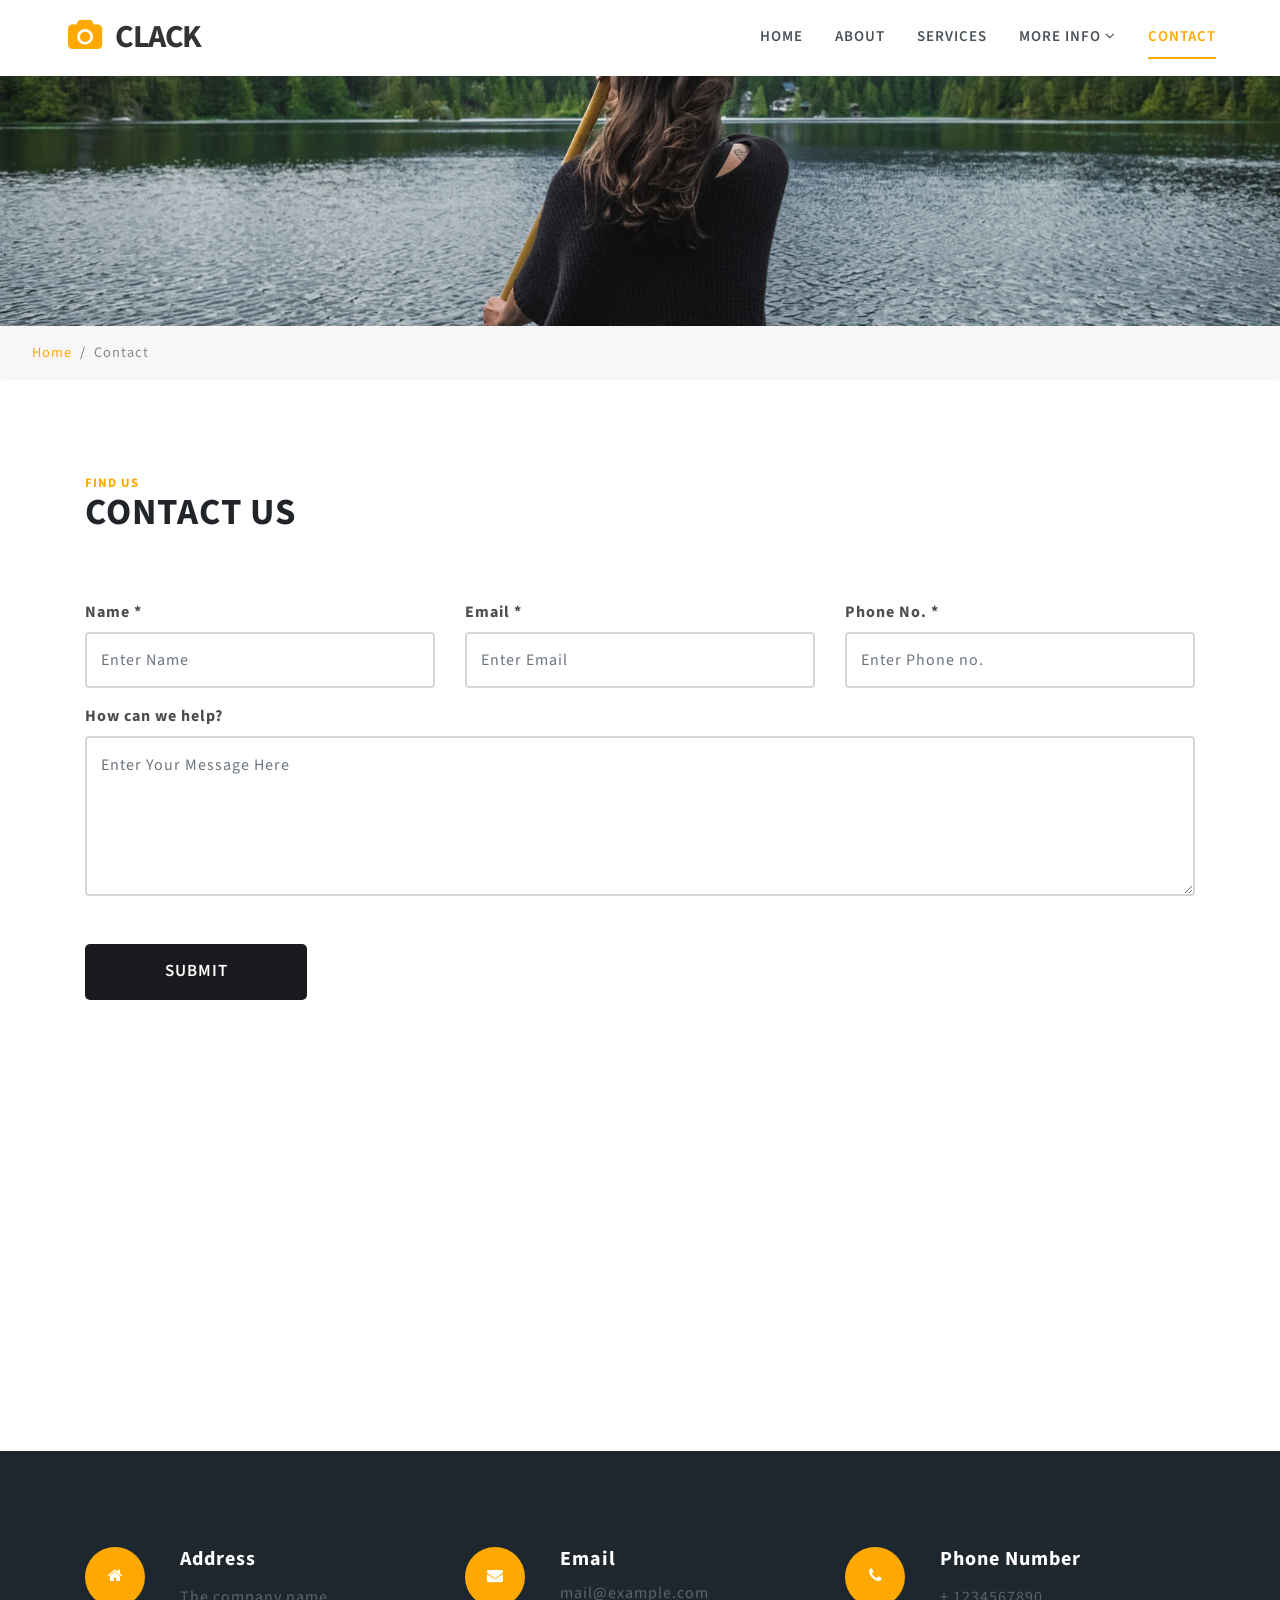
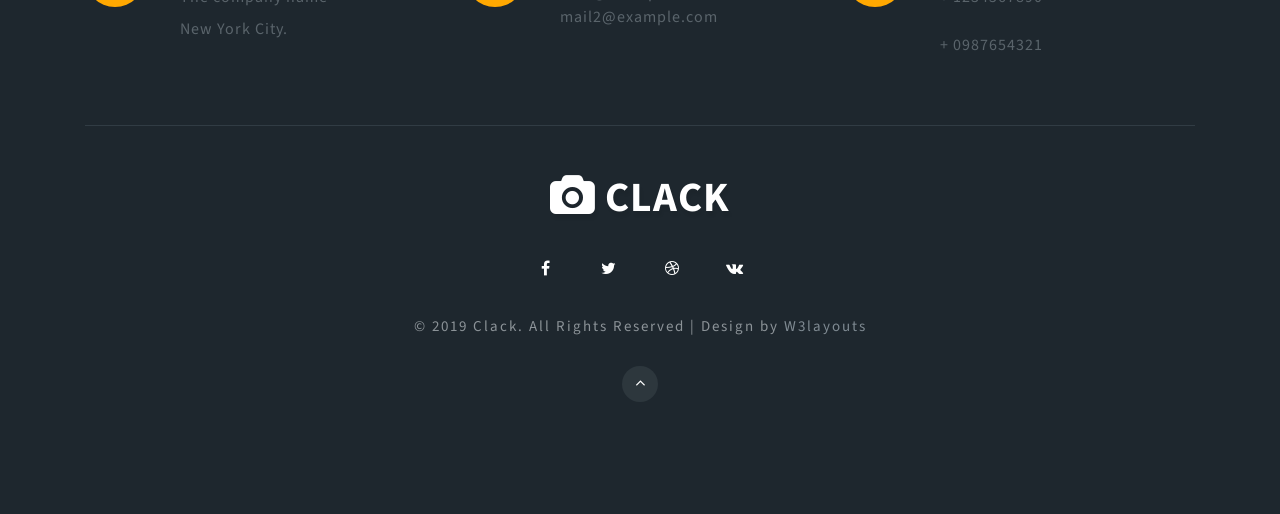
<file: contact.html>
<!--
Author: W3layouts
Author URL: http://w3layouts.com
License: Creative Commons Attribution 3.0 Unported
License URL: http://creativecommons.org/licenses/by/3.0/
-->

<!DOCTYPE html>
<html lang="zxx">

<head>
    <title>Clack Photo Gallery Bootstrap Responsive Template | Contact :: W3layouts</title>
    <!-- Meta tag Keywords -->
    <meta name="viewport" content="width=device-width, initial-scale=1">
    <meta charset="UTF-8" />
    <meta name="keywords" content="Clack Responsive web template, Bootstrap Web Templates, Flat Web Templates, Android Compatible web template, Smartphone Compatible web template, free webdesigns for Nokia, Samsung, LG, SonyEricsson, Motorola web design" />
    <script>
        addEventListener("load", function() {
            setTimeout(hideURLbar, 0);
        }, false);

        function hideURLbar() {
            window.scrollTo(0, 1);
        }

    </script>
    <!-- //Meta tag Keywords -->
    <!-- Custom-Files -->
    <link rel="stylesheet" href="css/bootstrap.css">
    <!-- Bootstrap-Core-CSS -->
    <link rel="stylesheet" href="css/style.css" type="text/css" media="all" />
    <!-- Style-CSS -->
    <!-- font-awesome-icons -->
    <link href="css/font-awesome.css" rel="stylesheet">
    <!-- //font-awesome-icons -->
    <!-- /Fonts -->
    <link href="//fonts.googleapis.com/css?family=Source+Sans+Pro:200,200i,300,300i,400,400i,600,600i,700,700i,900" rel="stylesheet">
    <!-- //Fonts -->

</head>

<body>
    <!-- mian-content -->
    <section class="main-content" id="home">
        <!-- mian-content -->
        <!-- /header -->
        <header>
            <div class="container-fluid px-lg-5 px-3">
                <!-- nav -->
                <nav class="py-2 d-lg-flex">
                    <div id="logo">
                        <h1><a class="navbar-brand logo" href="index.html">
                                <span class="fa fa-camera" aria-hidden="true"></span> Clack
                            </a></h1>
                    </div>

                    <label for="drop" class="toggle">Menu</label>
                    <input type="checkbox" id="drop" />
                    <ul class="menu ml-auto">
                        <li><a href="index.html">Home</a></li>
                        <li><a href="about.html">About</a></li>
                        <li><a href="services.html">Services</a></li>
                        <li>
                            <!-- First Tier Drop Down -->
                            <label for="drop-2" class="toggle">Dropdown <span class="fa fa-angle-down" aria-hidden="true"></span> </label>
                            <a href="#">More Info <span class="fa fa-angle-down" aria-hidden="true"></span></a>
                            <input type="checkbox" id="drop-2" />
                            <ul class="inner-ul">
                                <li><a href="index.html">Gallery</a></li>
                                <li><a href="index.html">Statsts</a></li>
                                <li><a href="index.html">Partners</a></li>
                            </ul>
                        </li>
                        <li class="active"><a href="contact.html">Contact</a></li>
                    </ul>
                </nav>
                <!-- //nav -->
            </div>
        </header>
        <!-- //header -->
        <!-- /banner-inner -->
        <div class="page-inner">

        </div>
        <!---->
        <ol class="breadcrumb">
            <li class="breadcrumb-item">
                <a href="index.html">Home</a>
            </li>
            <li class="breadcrumb-item active">Contact</li>
        </ol>
        <!-- //banner-inner -->

    </section>
    <!--// mian-content -->
    <!-- contact -->
    <section class="contact py-5" id="contact">
        <div class="container">
            <div class="header py-lg-5 py-3">
                <h3 class="tittle text-left mb-lg-3 mb-3"><span class="sub-tittle">Find Us</span> Contact Us</h3>
            </div>
            <div class="contact-form mx-auto text-left">
                <form id="contactform" method="post" action="#">

                    <div class="row">
                        <div class="col-lg-4 con-gd-w3layouts">
                            <div class="form-group" data-aos="fade-up">
                                <label>Name *</label>
                                <input type="text" class="form-control" id="name" placeholder="Enter Name" name="name">
                            </div>
                        </div>
                        <div class="col-lg-4 con-gd-w3layouts">
                            <div class="form-group" data-aos="fade-up">
                                <label>Email *</label>
                                <input type="email" class="form-control" id="name" placeholder="Enter Email" name="email">
                            </div>
                        </div>
                        <div class="col-lg-4 con-gd-w3layouts">
                            <div class="form-group" data-aos="fade-up">
                                <label>Phone No. *</label>
                                <input type="text" class="form-control" id="phone" placeholder="Enter Phone no." name="phone">
                            </div>
                        </div>

                    </div>

                    <div class="form-group mb-5">
                        <label>How can we help?</label>
                        <textarea name="issues" class="form-control" id="iq" placeholder="Enter Your Message Here"></textarea>
                    </div>
                    <div class="contact-page">
                        <button type="submit" class="btn btn-default">Submit</button>
                    </div>
                </form>
            </div>
            <div class="map my-md-5 my-3">

                <iframe src="https://www.google.com/maps/embed?pb=!1m18!1m12!1m3!1d100949.24429313939!2d-122.44206553967531!3d37.75102885910819!2m3!1f0!2f0!3f0!3m2!1i1024!2i768!4f13.1!3m3!1m2!1s0x80859a6d00690021%3A0x4a501367f076adff!2sSan+Francisco%2C+CA%2C+USA!5e0!3m2!1sen!2sin!4v1472190196783" class="map" style="border:0" allowfullscreen=""></iframe> </div>
        </div>

    </section>
    <!-- //contact -->
    <!-- footer -->
    <footer class="footer-content py-sm-5 py-4">
        <div class="container py-xl-5 py-lg-3">
            <div class="contact_grid_left">
                <ul class="list-unstyled row loaction-content">
                    <li class="col-lg-4 address-content-inf-w3ls">
                        <div class="row">
                            <div class="col-md-3 icon-left">
                                <span class="fa fa-home"></span>
                            </div>
                            <div class="col-md-9 icon-right">
                                <h6>Address</h6>
                                <p>The company name
                                    <br>New York City. </p>
                            </div>
                        </div>
                    </li>

                    <li class="col-lg-4 address-content-inf-w3ls">
                        <div class="row">
                            <div class="col-md-3 icon-left">
                                <span class="fa fa-envelope"></span>
                            </div>
                            <div class="col-md-9 icon-right">
                                <h6>Email</h6>
                                <a href="mailto:info@example.com">mail@example.com</a>
                                <br>
                                <a href="mailto:info@example.com">mail2@example.com</a>
                            </div>
                        </div>
                    </li>
                    <li class="col-lg-4 address-content-inf-w3ls">
                        <div class="row">
                            <div class="col-md-3 icon-left">
                                <span class="fa fa-phone"></span>
                            </div>
                            <div class="col-md-9 icon-right">
                                <h6>Phone Number</h6>
                                <p>+ 1234567890</p>
                                <p>+ 0987654321</p>
                            </div>
                        </div>
                    </li>
                </ul>

            </div>

            <div class="logo-2 text-center mt-4">
                <h2><a class="logo" href="index.html"><span class="fa fa-camera" aria-hidden="true"></span> Clack</a></h2>
            </div>
            <!-- social icons footer -->
            <div class="w3ls-footer text-center mt-4">
                <ul class="list-unstyled">
                    <li>
                        <a href="#">
							<span class="fa fa-facebook-f"></span>
						</a>
                    </li>
                    <li class="mx-1">
                        <a href="#">
							<span class="fa fa-twitter"></span>
						</a>
                    </li>
                    <li>
                        <a href="#">
							<span class="fa fa-dribbble"></span>
						</a>
                    </li>
                    <li class="ml-1">
                        <a href="#">
							<span class="fa fa-vk"></span>
						</a>
                    </li>
                </ul>
            </div>
            <!-- copyright -->
            <p class="copy-right-grids text-li text-center my-sm-4 my-4">© 2019 Clack. All Rights Reserved | Design by
                <a href="http://w3layouts.com/"> W3layouts </a>
            </p>
            <div class="top_move text-center">
                <a href="#home" class="move-top"><span class="fa fa-angle-up  mb-3" aria-hidden="true"></span></a>
            </div>
            <!-- //copyright -->
        </div>
    </footer>
    <!-- footer -->

</body>

</html>
</file>
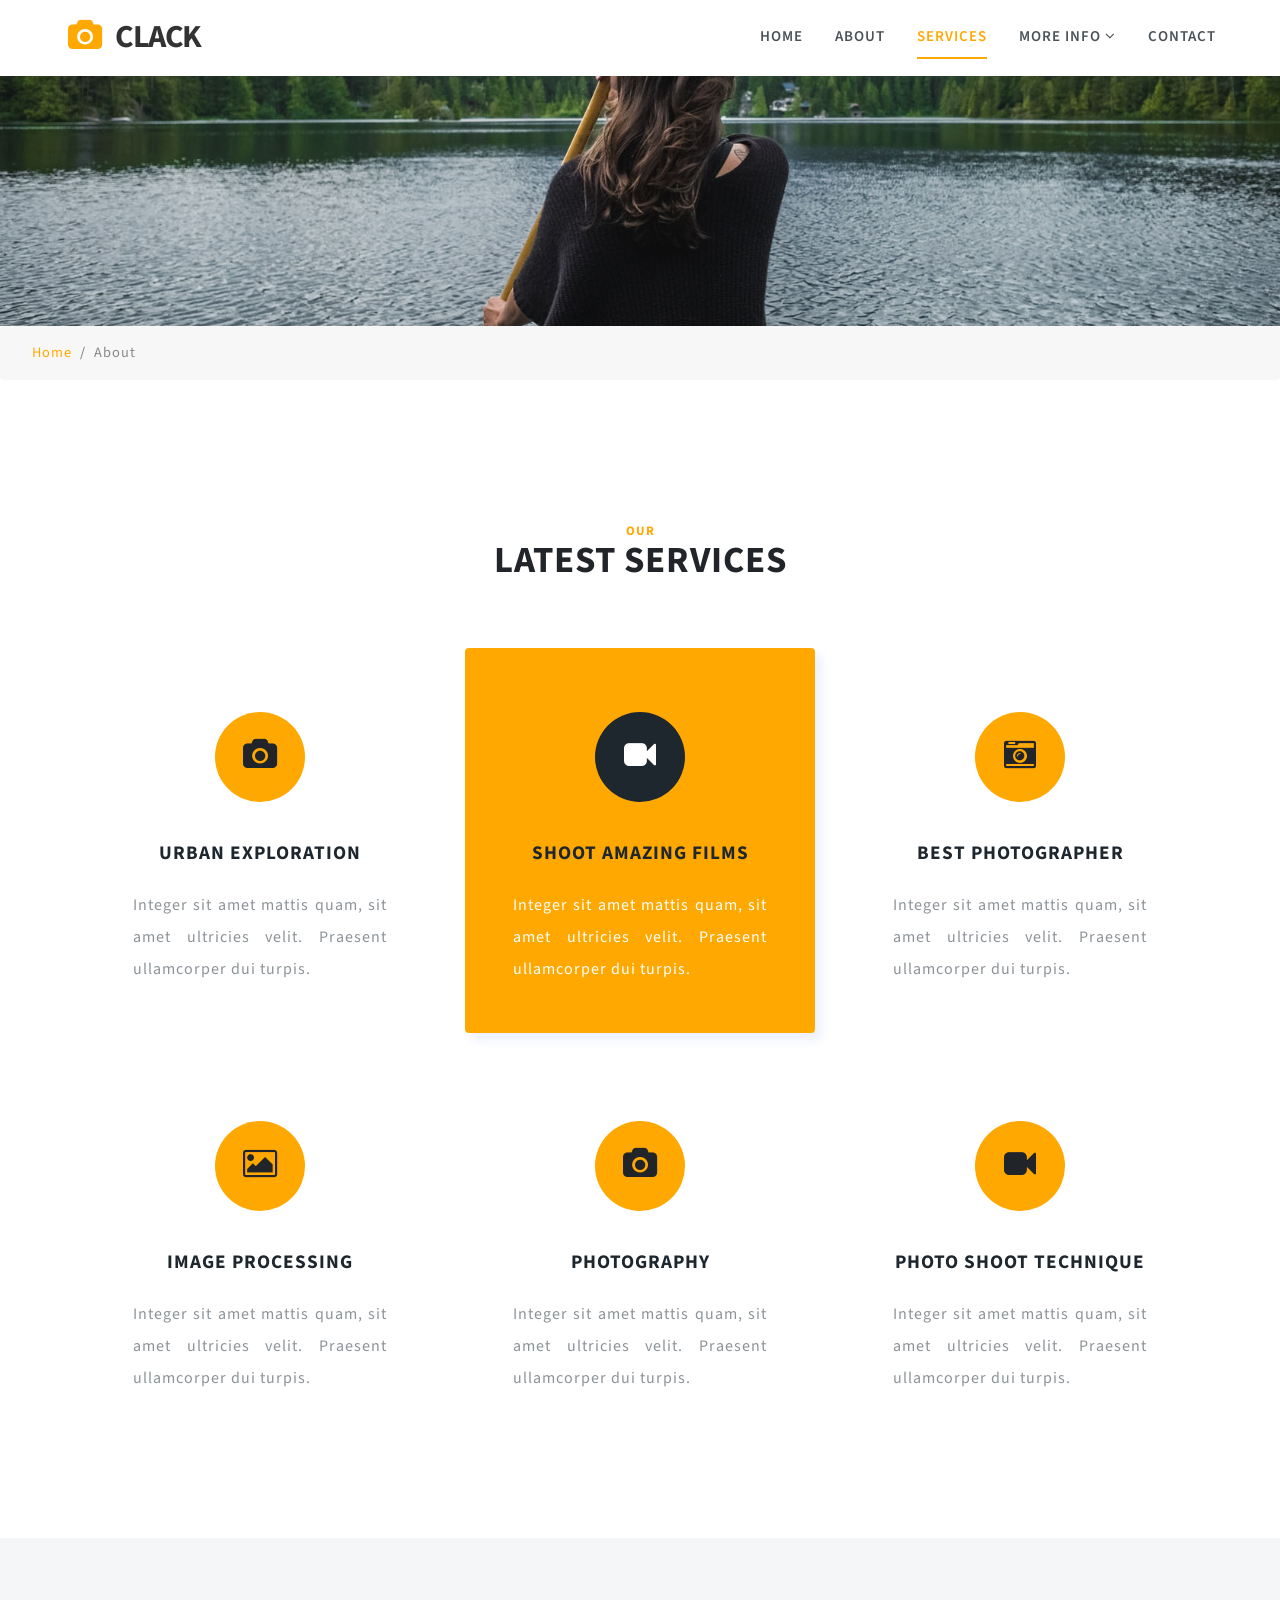
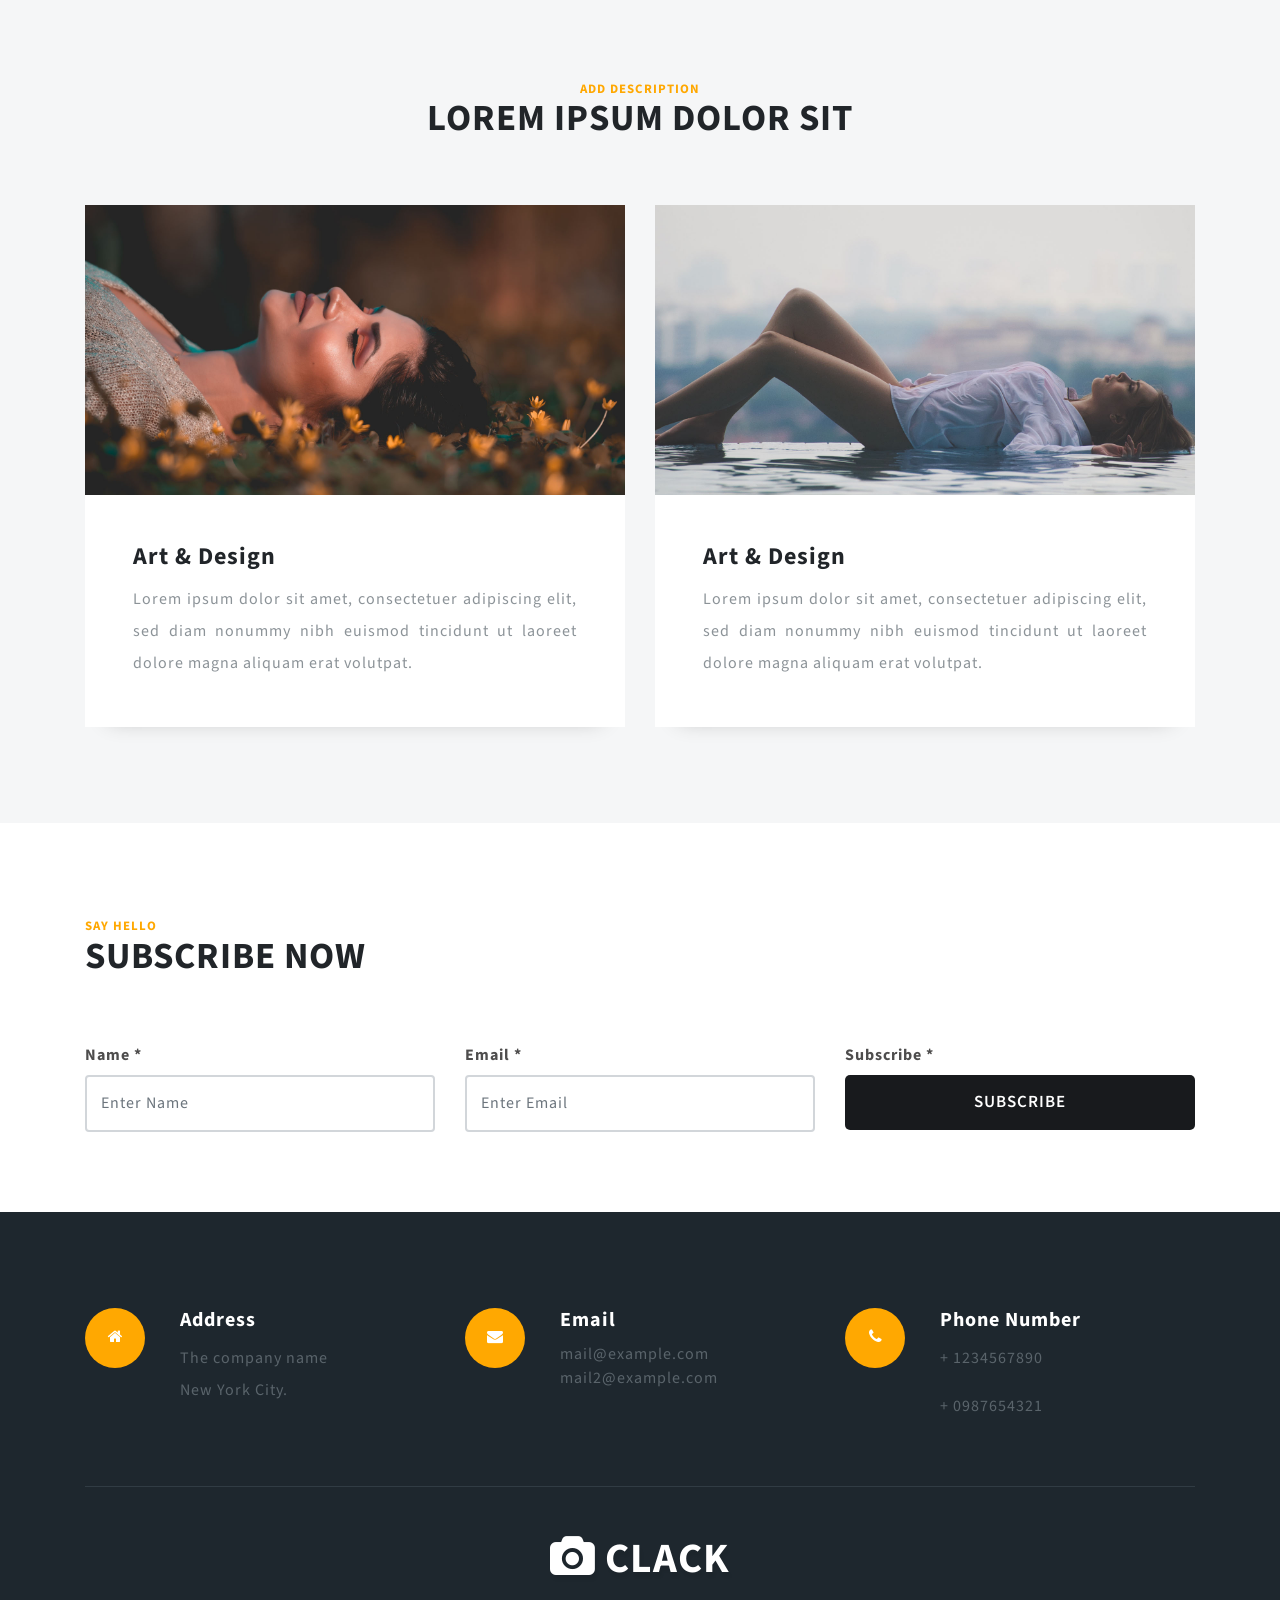
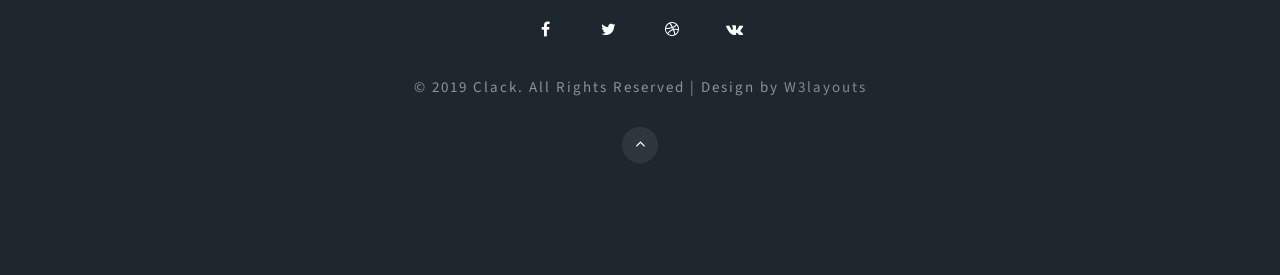
<file: services.html>
<!--
Author: W3layouts
Author URL: http://w3layouts.com
License: Creative Commons Attribution 3.0 Unported
License URL: http://creativecommons.org/licenses/by/3.0/
-->

<!DOCTYPE html>
<html lang="zxx">

<head>
    <title>Clack Photo Gallery Bootstrap Responsive Template | Services :: W3layouts</title>
    <!-- Meta tag Keywords -->
    <meta name="viewport" content="width=device-width, initial-scale=1">
    <meta charset="UTF-8" />
    <meta name="keywords" content="Clack Responsive web template, Bootstrap Web Templates, Flat Web Templates, Android Compatible web template, Smartphone Compatible web template, free webdesigns for Nokia, Samsung, LG, SonyEricsson, Motorola web design" />
    <script>
        addEventListener("load", function() {
            setTimeout(hideURLbar, 0);
        }, false);

        function hideURLbar() {
            window.scrollTo(0, 1);
        }

    </script>
    <!-- //Meta tag Keywords -->
    <!-- Custom-Files -->
    <link rel="stylesheet" href="css/bootstrap.css">
    <!-- Bootstrap-Core-CSS -->
    <link rel="stylesheet" href="css/style.css" type="text/css" media="all" />
    <!-- Style-CSS -->
    <!-- font-awesome-icons -->
    <link href="css/font-awesome.css" rel="stylesheet">
    <!-- //font-awesome-icons -->
    <!-- /Fonts -->
    <link href="//fonts.googleapis.com/css?family=Source+Sans+Pro:200,200i,300,300i,400,400i,600,600i,700,700i,900" rel="stylesheet">
    <!-- //Fonts -->

</head>

<body>
    <!-- mian-content -->
    <section class="main-content" id="home">
        <!-- /header -->
        <header>
            <div class="container-fluid px-lg-5 px-3">
                <!-- nav -->
                <nav class="py-2 d-lg-flex">
                    <div id="logo">
                        <h1><a class="navbar-brand logo" href="index.html">
                                <span class="fa fa-camera" aria-hidden="true"></span> Clack
                            </a></h1>
                    </div>

                    <label for="drop" class="toggle">Menu</label>
                    <input type="checkbox" id="drop" />
                    <ul class="menu ml-auto">
                        <li><a href="index.html">Home</a></li>
                        <li><a href="about.html">About</a></li>
                        <li class="active"><a href="services.html">Services</a></li>
                        <li>
                            <!-- First Tier Drop Down -->
                            <label for="drop-2" class="toggle">Dropdown <span class="fa fa-angle-down" aria-hidden="true"></span> </label>
                            <a href="#">More Info <span class="fa fa-angle-down" aria-hidden="true"></span></a>
                            <input type="checkbox" id="drop-2" />
                            <ul class="inner-ul">
                                <li><a href="index.html">Gallery</a></li>
                                <li><a href="index.html">Statsts</a></li>
                                <li><a href="index.html">Partners</a></li>
                            </ul>
                        </li>
                        <li><a href="contact.html">Contact</a></li>
                    </ul>

                </nav>
                <!-- //nav -->
            </div>
        </header>
        <!-- //header -->
        <!-- /banner-inner -->
        <div class="page-inner">

        </div>
        <!---->
        <ol class="breadcrumb">
            <li class="breadcrumb-item">
                <a href="index.html">Home</a>
            </li>
            <li class="breadcrumb-item active">About</li>
        </ol>
        <!-- //banner-inner -->

    </section>
    <!--// mian-content -->
    <!--/services -->
    <section class="blog_hcls_w3layouts py-lg-5 py-md-4" id="services">
        <div class="container py-sm-5 py-4">
            <div class="header py-lg-5 py-3 text-center">
                <h3 class="tittle mb-lg-3 mb-3"><span class="sub-tittle">Our </span>Latest Services</h3>
            </div>
            <div class="feature-grids row text-center">
                <div class="col-lg-4">
                    <div class="bottom-gd p-lg-5 p-3">
                        <span class="fa fa-camera" aria-hidden="true"></span>
                        <h3 class="my-4">Urban Exploration</h3>
                        <p>Integer sit amet mattis quam, sit amet ultricies velit. Praesent ullamcorper dui turpis.</p>
                    </div>
                </div>
                <div class="col-lg-4">
                    <div class="bottom-gd2-active p-lg-5 p-3">
                        <span class="fa fa-video-camera" aria-hidden="true"></span>
                        <h3 class="my-4"> Shoot Amazing Films</h3>
                        <p>Integer sit amet mattis quam, sit amet ultricies velit. Praesent ullamcorper dui turpis.</p>
                    </div>
                </div>
                <div class="col-lg-4">
                    <div class="bottom-gd p-lg-5 p-3">
                        <span class="fa fa-camera-retro" aria-hidden="true"></span>
                        <h3 class="my-4">Best Photographer</h3>
                        <p>Integer sit amet mattis quam, sit amet ultricies velit. Praesent ullamcorper dui turpis.</p>
                    </div>
                </div>
                <div class="col-lg-4 mt-lg-4">
                    <div class="bottom-gd p-lg-5 p-3">
                        <span class="fa fa-picture-o" aria-hidden="true"></span>
                        <h3 class="my-4">Image Processing</h3>
                        <p>Integer sit amet mattis quam, sit amet ultricies velit. Praesent ullamcorper dui turpis.</p>
                    </div>
                </div>
                <div class="col-lg-4 mt-lg-4">
                    <div class="bottom-gd p-lg-5 p-3">
                        <span class="fa fa-camera" aria-hidden="true"></span>
                        <h3 class="my-4">Photography</h3>
                        <p>Integer sit amet mattis quam, sit amet ultricies velit. Praesent ullamcorper dui turpis.</p>
                    </div>
                </div>
                <div class="col-lg-4 mt-lg-4">
                    <div class="bottom-gd p-lg-5 p-3">
                        <span class="fa fa-video-camera" aria-hidden="true"></span>
                        <h3 class="my-4">Photo Shoot Technique</h3>
                        <p>Integer sit amet mattis quam, sit amet ultricies velit. Praesent ullamcorper dui turpis.</p>
                    </div>
                </div>

            </div>

        </div>
    </section>
    <!--// services -->
    <!--/team -->
    <section class="blog_hcls_w3layouts py-lg-5 py-5" id="serve-sec">
        <div class="container py-sm-5 py-4">
            <div class="header py-lg-5 py-3 text-center">
                <h3 class="tittle mb-lg-3 mb-3"><span class="sub-tittle">Add Description</span> Lorem ipsum dolor sit</h3>
            </div>
            <div class="feature-grids row text-left">
                <div class="col-lg-6">
                    <div class="thumbnail card">
                        <div class="img-event">
                            <img class="list-group-image img-fluid" src="images/banner2.jpg" alt="">
                        </div>
                        <div class="caption card-body p-lg-5 p-3">
                            <h4 class="group card-title inner list-group-item-heading">
                                Art &amp; Design</h4>
                            <p class="list-group-item-text">
                                Lorem ipsum dolor sit amet, consectetuer adipiscing elit, sed diam nonummy nibh euismod tincidunt ut laoreet dolore magna aliquam erat volutpat.</p>

                        </div>
                    </div>
                </div>
                <div class="col-lg-6">
                    <div class="thumbnail card">
                        <div class="img-event">
                            <img class="list-group-image img-fluid" src="images/banner3.jpg" alt="">
                        </div>
                        <div class="caption card-body p-lg-5 p-3">
                            <h4 class="group card-title inner list-group-item-heading">
                                Art &amp; Design</h4>
                            <p class="list-group-item-text">
                                Lorem ipsum dolor sit amet, consectetuer adipiscing elit, sed diam nonummy nibh euismod tincidunt ut laoreet dolore magna aliquam erat volutpat.</p>

                        </div>
                    </div>
                </div>

            </div>


        </div>
    </section>
    <!--// services -->
    <!-- contact -->
    <section class="contact py-5">
        <div class="container">
            <div class="header py-lg-5 py-3">
                <h3 class="tittle text-left mb-lg-3 mb-3"><span class="sub-tittle">Say Hello</span> SUBSCRIBE NOW</h3>
            </div>
            <div class="contact-form mx-auto text-left pb-3">
                <form id="contactform" method="post" action="#">

                    <div class="row">
                        <div class="col-lg-4 con-gd-w3layouts">
                            <div class="form-group">
                                <label>Name *</label>
                                <input type="text" class="form-control" id="name" placeholder="Enter Name" name="name">
                            </div>
                        </div>
                        <div class="col-lg-4 con-gd-w3layouts">
                            <div class="form-group">
                                <label>Email *</label>
                                <input type="email" class="form-control" id="name" placeholder="Enter Email" name="email">
                            </div>
                        </div>
                        <div class="col-lg-4 con-gd-w3layouts">
                            <div class="form-group">
                                <label>Subscribe *</label>
                                <button type="submit" class="btn btn-default">Subscribe</button>
                            </div>
                        </div>

                    </div>

                </form>
            </div>

        </div>

    </section>
    <!-- //contact -->
    <!-- footer -->
    <footer class="footer-content py-sm-5 py-4">
        <div class="container py-xl-5 py-lg-3">
            <div class="contact_grid_left">
                <ul class="list-unstyled row loaction-content">
                    <li class="col-lg-4 address-content-inf-w3ls">
                        <div class="row">
                            <div class="col-md-3 icon-left">
                                <span class="fa fa-home"></span>
                            </div>
                            <div class="col-md-9 icon-right">
                                <h6>Address</h6>
                                <p>The company name
                                    <br>New York City. </p>
                            </div>
                        </div>
                    </li>

                    <li class="col-lg-4 address-content-inf-w3ls">
                        <div class="row">
                            <div class="col-md-3 icon-left">
                                <span class="fa fa-envelope"></span>
                            </div>
                            <div class="col-md-9 icon-right">
                                <h6>Email</h6>
                                <a href="mailto:info@example.com">mail@example.com</a>
                                <br>
                                <a href="mailto:info@example.com">mail2@example.com</a>
                            </div>
                        </div>
                    </li>
                    <li class="col-lg-4 address-content-inf-w3ls">
                        <div class="row">
                            <div class="col-md-3 icon-left">
                                <span class="fa fa-phone"></span>
                            </div>
                            <div class="col-md-9 icon-right">
                                <h6>Phone Number</h6>
                                <p>+ 1234567890</p>
                                <p>+ 0987654321</p>
                            </div>
                        </div>
                    </li>
                </ul>

            </div>

            <div class="logo-2 text-center mt-4">
                <h2><a class="logo" href="index.html"><span class="fa fa-camera" aria-hidden="true"></span> Clack</a></h2>
            </div>
            <!-- social icons footer -->
            <div class="w3ls-footer text-center mt-4">
                <ul class="list-unstyled">
                    <li>
                        <a href="#">
							<span class="fa fa-facebook-f"></span>
						</a>
                    </li>
                    <li class="mx-1">
                        <a href="#">
							<span class="fa fa-twitter"></span>
						</a>
                    </li>
                    <li>
                        <a href="#">
							<span class="fa fa-dribbble"></span>
						</a>
                    </li>
                    <li class="ml-1">
                        <a href="#">
							<span class="fa fa-vk"></span>
						</a>
                    </li>
                </ul>
            </div>
            <!-- copyright -->
            <p class="copy-right-grids text-li text-center my-sm-4 my-4">© 2019 Clack. All Rights Reserved | Design by
                <a href="http://w3layouts.com/"> W3layouts </a>
            </p>
            <div class="top_move text-center">
                <a href="#home" class="move-top"><span class="fa fa-angle-up  mb-3" aria-hidden="true"></span></a>
            </div>
            <!-- //copyright -->
        </div>
    </footer>
    <!-- footer -->

</body>

</html>
</file>
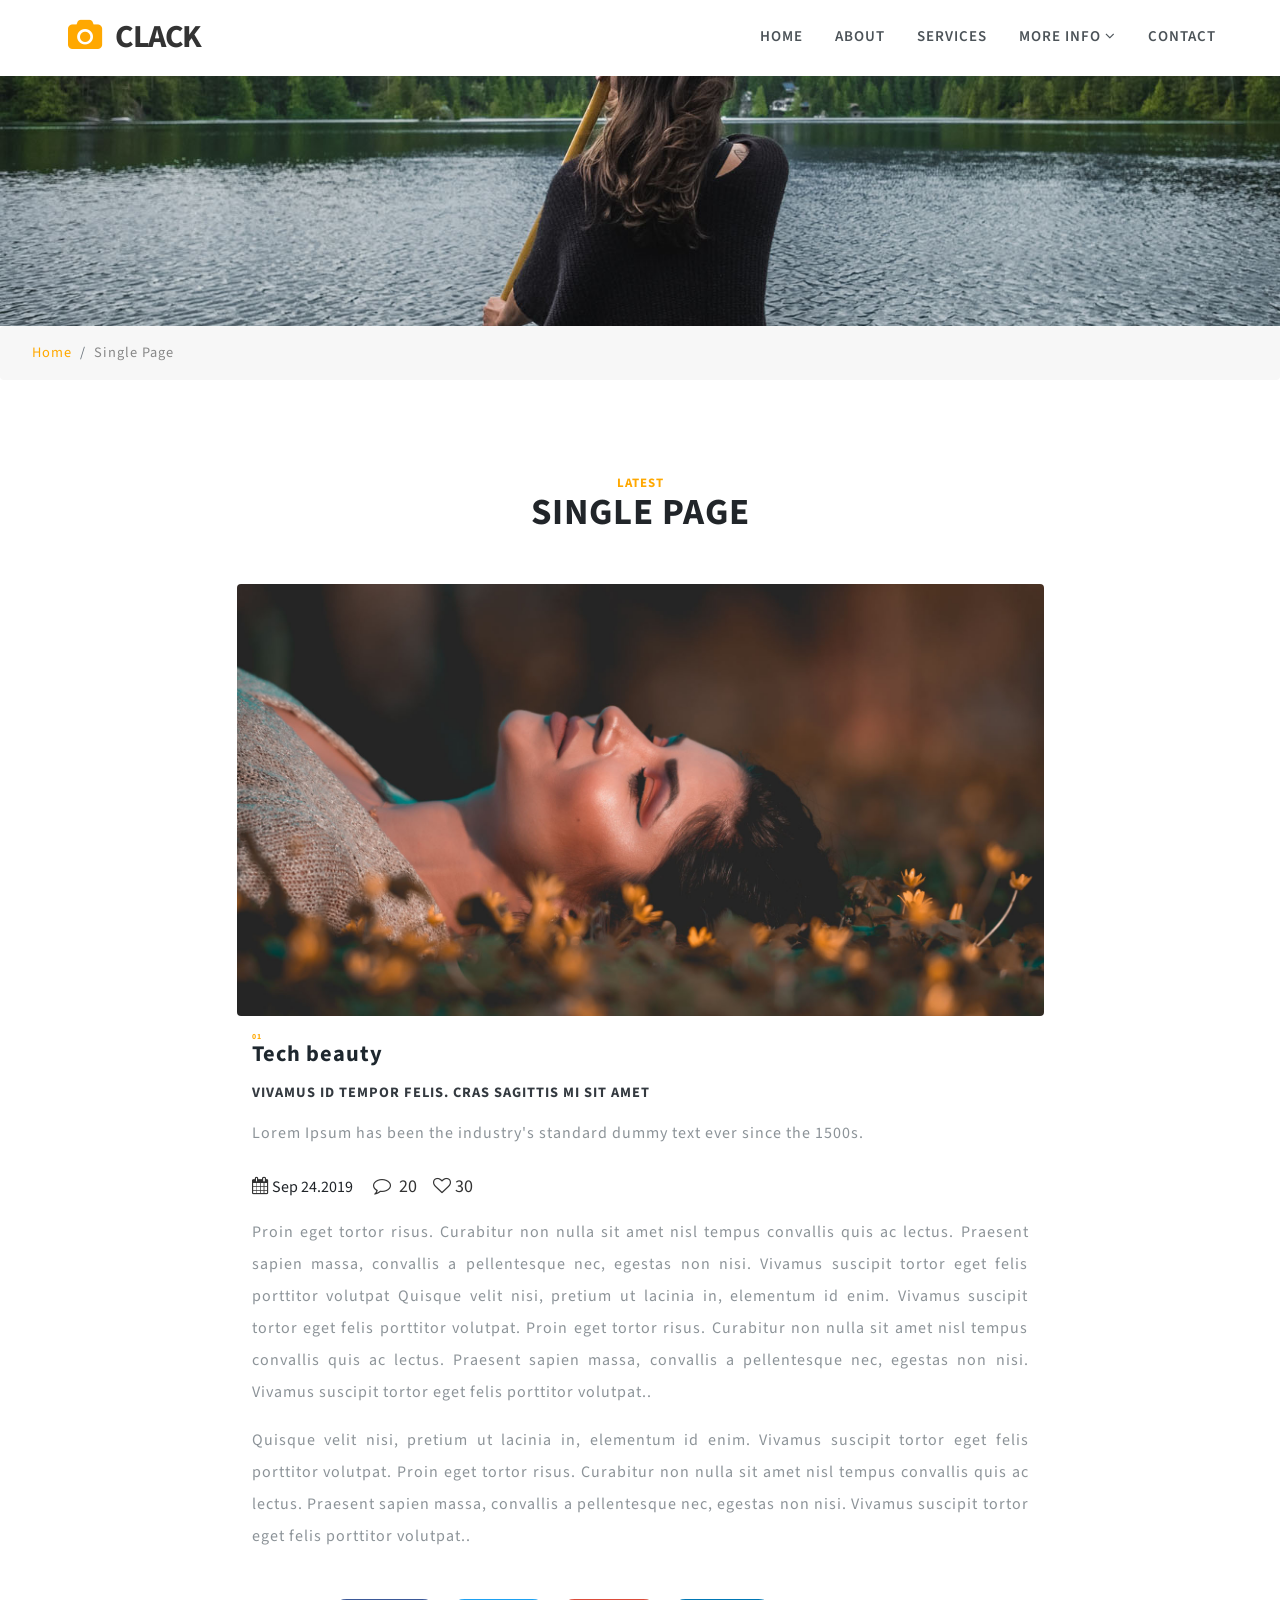
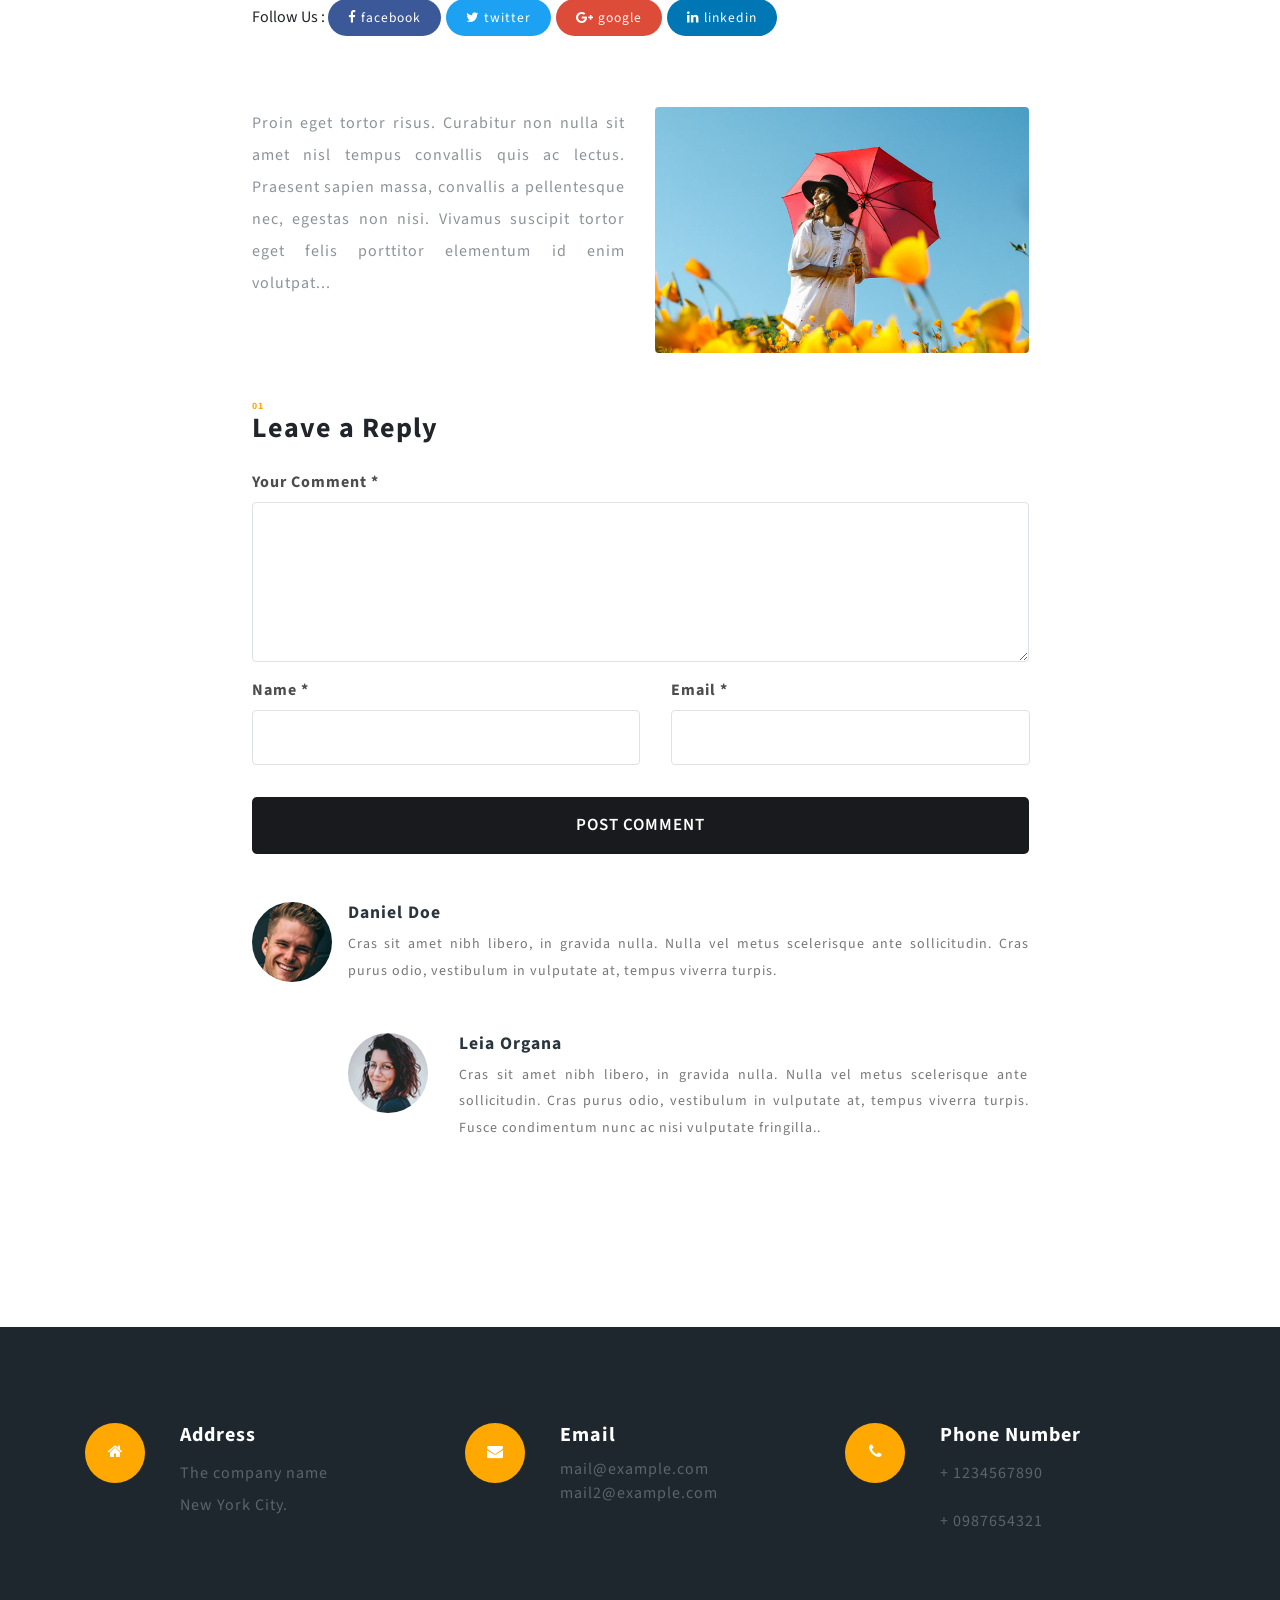
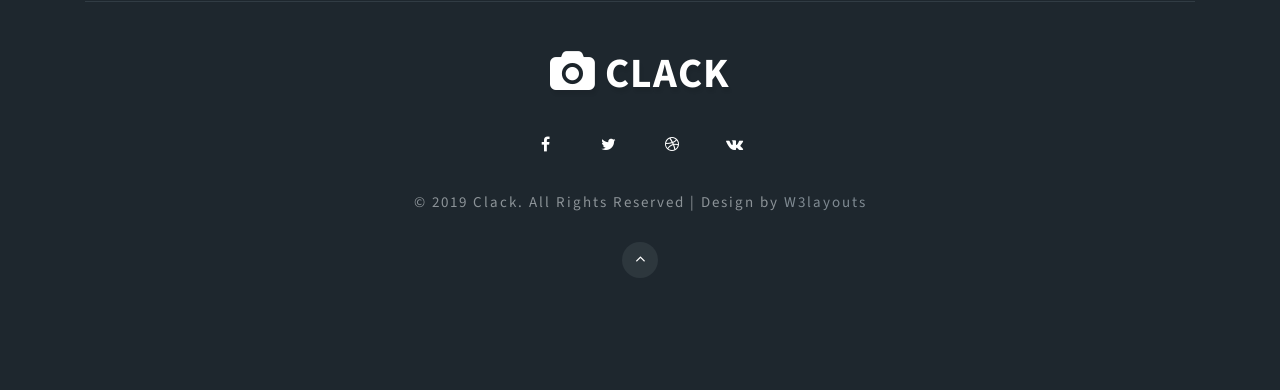
<file: single.html>
<!--
Author: W3layouts
Author URL: http://w3layouts.com
License: Creative Commons Attribution 3.0 Unported
License URL: http://creativecommons.org/licenses/by/3.0/
-->

<!DOCTYPE html>
<html lang="zxx">

<head>
    <title>Clack Photo Gallery Bootstrap Responsive Template | Single Page :: W3layouts</title>
    <!-- Meta tag Keywords -->
    <meta name="viewport" content="width=device-width, initial-scale=1">
    <meta charset="UTF-8" />
    <meta name="keywords" content="Clack Responsive web template, Bootstrap Web Templates, Flat Web Templates, Android Compatible web template, Smartphone Compatible web template, free webdesigns for Nokia, Samsung, LG, SonyEricsson, Motorola web design" />
    <script>
        addEventListener("load", function() {
            setTimeout(hideURLbar, 0);
        }, false);

        function hideURLbar() {
            window.scrollTo(0, 1);
        }

    </script>
    <!-- //Meta tag Keywords -->
    <!-- Custom-Files -->
    <link rel="stylesheet" href="css/bootstrap.css">
    <!-- Bootstrap-Core-CSS -->
    <link rel="stylesheet" href="css/style.css" type="text/css" media="all" />
    <!-- Style-CSS -->
    <!-- font-awesome-icons -->
    <link href="css/font-awesome.css" rel="stylesheet">
    <!-- //font-awesome-icons -->
    <!-- /Fonts -->
    <link href="//fonts.googleapis.com/css?family=Source+Sans+Pro:200,200i,300,300i,400,400i,600,600i,700,700i,900" rel="stylesheet">
    <!-- //Fonts -->

</head>

<body>
    <!-- mian-content -->
    <section class="main-content" id="home">
        <!-- /header -->
        <header>
            <div class="container-fluid px-lg-5 px-3">
                <!-- nav -->
                <nav class="py-2 d-lg-flex">
                    <div id="logo">
                        <h1><a class="navbar-brand logo" href="index.html">
                                <span class="fa fa-camera" aria-hidden="true"></span> Clack
                            </a></h1>
                    </div>

                    <label for="drop" class="toggle">Menu</label>
                    <input type="checkbox" id="drop" />
                    <ul class="menu ml-auto">
                        <li><a href="index.html">Home</a></li>
                        <li><a href="about.html">About</a></li>
                        <li><a href="services.html">Services</a></li>
                        <li>
                            <!-- First Tier Drop Down -->
                            <label for="drop-2" class="toggle">Dropdown <span class="fa fa-angle-down" aria-hidden="true"></span> </label>
                            <a href="#">More Info <span class="fa fa-angle-down" aria-hidden="true"></span></a>
                            <input type="checkbox" id="drop-2" />
                            <ul class="inner-ul">
                                <li><a href="index.html">Gallery</a></li>
                                <li><a href="index.html">Statsts</a></li>
                                <li><a href="index.html">Partners</a></li>
                            </ul>
                        </li>
                        <li><a href="contact.html">Contact</a></li>
                    </ul>
                </nav>
                <!-- //nav -->
            </div>
        </header>
        <!-- //header -->
        <!-- /banner-inner -->
        <div class="page-inner">

        </div>
        <!---->
        <ol class="breadcrumb">
            <li class="breadcrumb-item">
                <a href="index.html">Home</a>
            </li>
            <li class="breadcrumb-item active">Single Page</li>
        </ol>
        <!-- //banner-inner -->

    </section>
    <!--// mian-content -->
    <section class="ab-info-main py-md-5 py-4">
        <div class="container py-md-5 py-4">
            <h3 class="tittle text-center mb-lg-5 mb-3"><span class="sub-tittle">Latest</span> Single Page</h3>
            <div class="speak">
                <div class="row mt-lg-5 mt-4">
                    <div class="col-md-12 events-img px-lg-0">
                        <img src="images/banner2.jpg" class="img-fluid" alt="user-image" />
                    </div>
                    <div class="col-md-12 events-info my-3">
                        <h3><span class="sub-tittle">01</span> Tech beauty</h3>
                        <h4 class="my-3"><a href="#" class="text-dark">VIVAMUS ID TEMPOR FELIS. CRAS SAGITTIS MI SIT AMET</a></h4>
                        <p>Lorem Ipsum has been the industry's standard dummy text ever since the 1500s.</p>
                        <ul class="single-info mt-md-4 my-3 d-flex">
                            <li><a href="#"><span class="fa fa-calendar"></span></a> Sep 24.2019</li>
                            <li><a href="#"><span class="fa fa-comment-o mx-1"></span> 20</a></li>
                            <li><a href="#"><span class="fa fa-heart-o"></span> 30 </a></li>
                        </ul>

                        <p>Proin eget tortor risus. Curabitur non nulla sit amet nisl tempus convallis quis ac lectus. Praesent sapien massa, convallis a pellentesque nec, egestas non nisi. Vivamus suscipit tortor eget felis porttitor volutpat Quisque velit nisi, pretium ut lacinia in, elementum id enim. Vivamus suscipit tortor eget felis porttitor volutpat. Proin eget tortor risus. Curabitur non nulla sit amet nisl tempus convallis quis ac lectus. Praesent sapien massa, convallis a pellentesque nec, egestas non nisi. Vivamus suscipit tortor eget felis porttitor volutpat..</p>
                        <p>Quisque velit nisi, pretium ut lacinia in, elementum id enim. Vivamus suscipit tortor eget felis porttitor volutpat. Proin eget tortor risus. Curabitur non nulla sit amet nisl tempus convallis quis ac lectus. Praesent sapien massa, convallis a pellentesque nec, egestas non nisi. Vivamus suscipit tortor eget felis porttitor volutpat..</p>
                        <ul class="social_section_1info mt-lg-5 mt-3">
                            <li class="fallow">Follow Us :</li>
                            <li class="mb-2 facebook"><a href="#"><i class="fa fa-facebook mr-1"></i>facebook</a></li>
                            <li class="mb-2 twitter"><a href="#"><i class="fa fa-twitter mr-1"></i>twitter</a></li>
                            <li class="google"><a href="#"><i class="fa fa-google-plus mr-1"></i>google</a></li>
                            <li class="linkedin"><a href="#"><i class="fa fa-linkedin mr-1"></i>linkedin</a></li>
                        </ul>
                    </div>

                </div>
                <div class="row my-lg-5 my-3">
                    <div class="col-md-6 text-info">
                        <p>Proin eget tortor risus. Curabitur non nulla sit amet nisl tempus convallis quis ac lectus. Praesent sapien massa, convallis a pellentesque nec, egestas non nisi. Vivamus suscipit tortor eget felis porttitor elementum id enim volutpat...</p>
                    </div>
                    <div class="col-md-6 team-img">
                        <img src="images/4.jpg" class="img-fluid" alt="user-image" />
                    </div>
                </div>
                <div class="single-form-left">
                    <!-- contact form grid -->
                    <div class="contact-single contact-form">
                        <h3><span class="sub-tittle">01</span> Leave a Reply</h3>
                        <form action="#" method="get" class="mt-4">
                            <div class="form-group">
                                <label for="contactcomment">Your Comment *</label>
                                <textarea class="form-control border" rows="5" id="contactcomment" required=""></textarea>
                            </div>
                            <div class="d-sm-flex">
                                <div class="col-sm-6 form-group p-0">
                                    <label for="contactusername">Name *</label>
                                    <input type="text" class="form-control border" id="contactusername" required="">
                                </div>
                                <div class="col-sm-6 form-group ml-sm-3">
                                    <label for="contactemail">Email *</label>
                                    <input type="email" class="form-control border" id="contactemail" required="">
                                </div>
                            </div>
                            <button type="submit" class="mt-3 btn btn-success btn-block py-3">Post Comment</button>
                        </form>
                    </div>
                    <!--  //contact form grid ends here -->
                </div>
                <div class="media py-5">
                    <img src="images/te2.jpg" class="mr-3 img-fluid rounded-circle" alt="image">
                    <div class="media-body">
                        <h5 class="mt-0">Daniel Doe</h5>
                        <p class="mt-2">Cras sit amet nibh libero, in gravida nulla. Nulla vel metus scelerisque ante sollicitudin. Cras purus odio, vestibulum in vulputate at, tempus viverra turpis.
                        </p>
                        <div class="media mt-5">
                            <a class="pr-3" href="#">
                                            <img src="images/te1.jpg" class="img-fluid rounded-circle" alt="image">
                                        </a>
                            <div class="media-body">
                                <h5 class="mt-0">Leia Organa</h5>
                                <p class="mt-2"> Cras sit amet nibh libero, in gravida nulla. Nulla vel metus scelerisque ante sollicitudin. Cras purus odio, vestibulum in vulputate at, tempus viverra turpis. Fusce condimentum nunc ac nisi vulputate fringilla..</p>
                            </div>
                        </div>
                    </div>
                </div>

            </div>
        </div>
    </section>
    <!-- footer -->
    <footer class="footer-content py-sm-5 py-4">
        <div class="container py-xl-5 py-lg-3">
            <div class="contact_grid_left">
                <ul class="list-unstyled row loaction-content">
                    <li class="col-lg-4 address-content-inf-w3ls">
                        <div class="row">
                            <div class="col-md-3 text-left">
                                <span class="fa fa-home"></span>
                            </div>
                            <div class="col-md-9 text-left">
                                <h6>Address</h6>
                                <p>The company name
                                    <br>New York City. </p>
                            </div>
                        </div>
                    </li>

                    <li class="col-lg-4 address-content-inf-w3ls">
                        <div class="row">
                            <div class="col-md-3 text-left">
                                <span class="fa fa-envelope"></span>
                            </div>
                            <div class="col-md-9 text-left">
                                <h6>Email</h6>
                                <a href="mailto:info@example.com">mail@example.com</a>
                                <br>
                                <a href="mailto:info@example.com">mail2@example.com</a>
                            </div>
                        </div>
                    </li>
                    <li class="col-lg-4 address-content-inf-w3ls">
                        <div class="row">
                            <div class="col-md-3 text-left">
                                <span class="fa fa-phone"></span>
                            </div>
                            <div class="col-md-9">
                                <h6>Phone Number</h6>
                                <p>+ 1234567890</p>
                                <p>+ 0987654321</p>
                            </div>
                        </div>
                    </li>
                </ul>

            </div>

            <div class="logo-2 text-center mt-4">
                <h2><a class="logo" href="index.html"><span class="fa fa-camera" aria-hidden="true"></span> Clack</a></h2>
            </div>
            <!-- social icons footer -->
            <div class="w3ls-footer text-center mt-4">
                <ul class="list-unstyled">
                    <li>
                        <a href="#">
							<span class="fa fa-facebook-f"></span>
						</a>
                    </li>
                    <li class="mx-1">
                        <a href="#">
							<span class="fa fa-twitter"></span>
						</a>
                    </li>
                    <li>
                        <a href="#">
							<span class="fa fa-dribbble"></span>
						</a>
                    </li>
                    <li class="ml-1">
                        <a href="#">
							<span class="fa fa-vk"></span>
						</a>
                    </li>
                </ul>
            </div>
            <!-- copyright -->
            <p class="copy-right-grids text-li text-center my-sm-4 my-4">© 2019 Clack. All Rights Reserved | Design by
                <a href="http://w3layouts.com/"> W3layouts </a>
            </p>
            <div class="top_move text-center">
                <a href="#home" class="move-top"><span class="fa fa-angle-up  mb-3" aria-hidden="true"></span></a>
            </div>
            <!-- //copyright -->
        </div>
    </footer>
    <!-- footer -->
</body>

</html>
</file>
<file: css/style.css>
/*--
	Author: W3Layouts
	Author URL: http://w3layouts.com
	License: Creative Commons Attribution 3.0 Unported
	License URL: http://creativecommons.org/licenses/by/3.0/
--*/

html,
body {
    margin: 0;
    font-size: 100%;
    background: #fff;
    font-family: 'Source Sans Pro', sans-serif;
    scroll-behavior: smooth;
}

body a {
    text-decoration: none;
    transition: 0.5s all;
    -webkit-transition: 0.5s all;
    -moz-transition: 0.5s all;
    -o-transition: 0.5s all;
    -ms-transition: 0.5s all;
}

a:hover {
    text-decoration: none;
}

input[type="button"],
input[type="submit"],
input[type="text"],
input[type="email"],
input[type="search"] {
    transition: 0.5s all;
    -webkit-transition: 0.5s all;
    -moz-transition: 0.5s all;
    -o-transition: 0.5s all;
    -ms-transition: 0.5s all;
    font-family: 'Source Sans Pro', sans-serif;
}

h1,
h2,
h3,
h4,
h5,
h6 {
    margin: 0;
    letter-spacing: 1px;
    font-weight: 700;
    font-family: 'Source Sans Pro', sans-serif;
}

p {
    font-size: 1em;
    color: #8c9398;
    line-height: 2em;
    letter-spacing: 1px;
    text-align: justify;
}

ul {
    margin: 0;
    padding: 0;
}

/* header */

/* header */

/* CSS Document */

header {
    width: 100%;
}

.toggle,
[id^=drop] {
    display: none;
}

/* Giving a background-color to the nav container. */

nav {
    margin: 0;
    padding: 0;
}


#logo a {
    float: left;
    font-size: 0.8em;
    padding: 10px 20px;
    text-decoration: none;
    color: #333;
    font-weight: 700;
    letter-spacing: -1.5px;
    font-family: 'Source Sans Pro', sans-serif;
    text-transform: uppercase;
}

#logo a span {
    color: #ffa801;
    margin-right: 10px;
}


/* Since we'll have the "ul li" "float:left"
 * we need to add a clear after the container. */

nav:after {
    content: "";
    display: table;
    clear: both;
}

/* Removing padding, margin and "list-style" from the "ul",
 * and adding "position:reltive" */

nav ul {
    padding: 0;
    margin: 0;
    list-style: none;
    position: relative;
}

/* Positioning the navigation items inline */

nav ul li {
    margin: 0px 1em;
    display: inline-block;
    float: left;
}

ul.menu {
    margin-top: 1em;
}

/* Styling the links */

nav a {
    text-transform: uppercase;
    font-size: 15px;
    letter-spacing: 1px;
    padding-left: 0;
    padding-right: 0;
    padding: 10px 0;
    color: #4c5358;
    border-bottom: 2px solid transparent;
    font-weight: 600;
}


nav ul li ul li:hover {
    background: #f5f6f7;
}

/* Background color change on Hover */

nav li a:hover {
    color: #ffa801;
    border-bottom: 2px solid #ffa801;

}

.menu li.active a {
    color: #ffa801;
    border-bottom: 2px solid #ffa801;
}

/* Hide Dropdowns by Default
 * and giving it a position of absolute */

nav ul ul {
    display: none;
    position: absolute;
    top: 30px;
    background: #fff;
    padding: 10px;
    z-index: 99;
    -webkit-box-shadow: 0 0px 4px 0px rgba(0, 0, 0, 0.25);
    box-shadow: 0 0px 4px 0px rgba(0, 0, 0, 0.25);
}

/* Display Dropdowns on Hover */

nav ul li:hover > ul {
    display: inherit;
}

/* Fisrt Tier Dropdown */

nav ul ul li {
    width: 170px;
    float: none;
    display: list-item;
    position: relative;
}

nav ul ul li a {
    color: #333;
    padding: 5px 10px;
    display: block;
}

/* Second, Third and more Tiers	
 * We move the 2nd and 3rd etc tier dropdowns to the left
 * by the amount of the width of the first tier.
*/

nav ul ul ul li {
    position: relative;
    top: -60px;
    /* has to be the same number as the "width" of "nav ul ul li" */
    left: 170px;
}


/* Change ' +' in order to change the Dropdown symbol */

li > a:only-child:after {
    content: '';
}


/* Media Queries
--------------------------------------------- */

/* Media Queries
--------------------------------------------- */

@media all and (max-width:768px) {

    #logo {
        display: block;
        padding: 0;
        width: 100%;
        text-align: center;
        float: none;
    }

    nav {
        margin: 0;
    }

    /* Hide the navigation menu by default */
    /* Also hide the  */
    .toggle + a,
    .menu {
        display: none;
    }

    /* Stylinf the toggle lable */
    .toggle {
        display: block;
        padding: 7px 20px;
        font-size: 17px;
        text-decoration: none;
        border: none;
        float: right;
        background-color: #f4f5f7;
        color: #2d2c2c;
        text-transform: uppercase;
        cursor: pointer;
        font-weight: 700;
        cursor: pointer !important;
        margin-top: 0.5em;
    }
    .menu .toggle {
        float: none;
        text-align: center;
        margin: auto;
        width: 80%;
        padding: 5px;
        font-weight: normal;
        font-size: 16px;
        letter-spacing: 1px;
    }

    .toggle:hover {
        color: #333;
        background-color: #fff;
    }

    /* Display Dropdown when clicked on Parent Lable */
    [id^=drop]:checked + ul {
        display: block;
        /* background: rgba(16, 16, 16, 0.85); */
        padding: 15px 0;
        text-align: center;
        float: none;
    }

    /* Change menu item's width to 100% */
    nav ul li {
        display: block;
        width: 100%;
        padding: 5px 0;
    }
    nav ul li {
        margin: 0px 0em;
    }
    nav ul ul .toggle,
    nav ul ul a {
        padding: 0 40px;
    }

    nav ul ul ul a {
        padding: 0 80px;
    }

    nav a:hover,
    nav ul ul ul a {
        background-color: transparent;
    }

    nav ul li ul li .toggle,
    nav ul ul a,
    nav ul ul ul a {
        padding: 14px 20px;
        color: #FFF;
        font-size: 17px;
    }

    /* Hide Dropdowns by Default */
    nav ul ul {
        float: none;
        position: static;
        color: #ffffff;
        /* has to be the same number as the "line-height" of "nav a" */
    }

    /* Hide menus on hover */
    nav ul ul li:hover > ul,
    nav ul li:hover > ul {
        display: none;
    }

    /* Fisrt Tier Dropdown */
    nav ul ul li {
        display: block;
        width: 100%;
        padding: 0;
        margin: 0;
    }

    nav ul ul ul li {
        position: static;
        /* has to be the same number as the "width" of "nav ul ul li" */
    }
    nav ul ul li a {
        font-size: 0.9em;
    }
}

@media all and (max-width: 330px) {

    nav ul li {
        display: block;
        width: 94%;
    }

}

/* header */

/*-- //header --*/

/*-- //header --*/

.csslider {
    text-align: left;
    position: relative;
    margin-bottom: 0px;
}

.csslider > input {
    display: none;
}

.csslider > input:nth-of-type(10):checked ~ ul li:first-of-type {
    margin-left: -900%;
}

.csslider > input:nth-of-type(9):checked ~ ul li:first-of-type {
    margin-left: -800%;
}

.csslider > input:nth-of-type(8):checked ~ ul li:first-of-type {
    margin-left: -700%;
}

.csslider > input:nth-of-type(7):checked ~ ul li:first-of-type {
    margin-left: -600%;
}

.csslider > input:nth-of-type(6):checked ~ ul li:first-of-type {
    margin-left: -500%;
}

.csslider > input:nth-of-type(5):checked ~ ul li:first-of-type {
    margin-left: -400%;
}

.csslider > input:nth-of-type(4):checked ~ ul li:first-of-type {
    margin-left: -300%;
}

.csslider > input:nth-of-type(3):checked ~ ul li:first-of-type {
    margin-left: -200%;
}

.csslider > input:nth-of-type(2):checked ~ ul li:first-of-type {
    margin-left: -100%;
}

.csslider > input:nth-of-type(1):checked ~ ul li:first-of-type {
    margin-left: 0%;
}

.csslider > ul {
    position: relative;
    height: 650px;
    z-index: 1;
    font-size: 0;
    line-height: 0;
    margin: 0 auto;
    padding: 0;
    overflow: hidden;
    white-space: nowrap;
    -moz-box-sizing: border-box;
    -webkit-box-sizing: border-box;
    box-sizing: border-box;
}

.csslider > ul > li {
    position: relative;
    display: inline-block;
    width: 100%;
    height: 100%;
    overflow: hidden;
    font-size: 15px;
    font-size: initial;
    line-height: normal;
    -moz-transition: all 0.5s cubic-bezier(0.4, 1.3, 0.65, 1);
    -o-transition: all 0.5s ease-out;
    -webkit-transition: all 0.5s cubic-bezier(0.4, 1.3, 0.65, 1);
    transition: all 0.5s cubic-bezier(0.4, 1.3, 0.65, 1);
    vertical-align: top;
    -moz-box-sizing: border-box;
    -webkit-box-sizing: border-box;
    box-sizing: border-box;
    white-space: normal;
}

.csslider > ul > li.scrollable {
    overflow-y: scroll;
}

.csslider > .navigation {
    position: absolute;
    bottom: 7%;
    left: 49%;
    z-index: 10;
    margin-bottom: -10px;
    font-size: 0;
    line-height: 0;
    text-align: center;
    -webkit-touch-callout: none;
    -webkit-user-select: none;
    -khtml-user-select: none;
    -moz-user-select: none;
    -ms-user-select: none;
    user-select: none;
}

.csslider > .navigation > div {
    margin-left: -100%;
}

.csslider > .navigation label {
    position: relative;
    display: inline-block;
    cursor: pointer;
    border-radius: 50%;
    margin: 0 5px;
    padding: 5px;
    background: #fff;
}

.csslider > .navigation label:hover:after {
    opacity: 1;
}

.csslider > .navigation label:after {
    content: '';
    position: absolute;
    left: 50%;
    top: 50%;
    margin-left: -7px;
    margin-top: -7px;
    background: #ffa801;
    border-radius: 50%;
    padding: 7px;
    opacity: 0;
}

.csslider > .arrows {
    -webkit-touch-callout: none;
    -webkit-user-select: none;
    -khtml-user-select: none;
    -moz-user-select: none;
    -ms-user-select: none;
    user-select: none;
}

.csslider.inside .navigation {
    bottom: 10px;
    margin-bottom: 10px;
}

.csslider.inside .navigation label {
    border: 1px solid #7e7e7e;
}

.csslider > input:nth-of-type(1):checked ~ .navigation label:nth-of-type(1):after,
.csslider > input:nth-of-type(2):checked ~ .navigation label:nth-of-type(2):after,
.csslider > input:nth-of-type(3):checked ~ .navigation label:nth-of-type(3):after,
.csslider > input:nth-of-type(4):checked ~ .navigation label:nth-of-type(4):after,
.csslider > input:nth-of-type(5):checked ~ .navigation label:nth-of-type(5):after,
.csslider > input:nth-of-type(6):checked ~ .navigation label:nth-of-type(6):after,
.csslider > input:nth-of-type(7):checked ~ .navigation label:nth-of-type(7):after,
.csslider > input:nth-of-type(8):checked ~ .navigation label:nth-of-type(8):after,
.csslider > input:nth-of-type(9):checked ~ .navigation label:nth-of-type(9):after,
.csslider > input:nth-of-type(10):checked ~ .navigation label:nth-of-type(10):after,
.csslider > input:nth-of-type(11):checked ~ .navigation label:nth-of-type(11):after {
    opacity: 1;
}

.csslider > .arrows {
    position: absolute;
    top: 50%;
    width: 100%;
    height: 26px;
    z-index: 1;
    -moz-box-sizing: content-box;
    -webkit-box-sizing: content-box;
    box-sizing: content-box;
}

.csslider > .arrows label {
    display: none;
    position: absolute;
    top: -50%;
    padding: 9px;
    box-shadow: inset 2px -2px 0 1px #ffffff;
    cursor: pointer;
    -moz-transition: box-shadow 0.15s, margin 0.15s;
    -o-transition: box-shadow 0.15s, margin 0.15s;
    -webkit-transition: box-shadow 0.15s, margin 0.15s;
    transition: box-shadow 0.15s, margin 0.15s;
}

.csslider > .arrows label:hover {
    box-shadow: inset 3px -3px 0 2px #30c39e;
    margin: 0 0px;
}

.csslider > .arrows label:before {
    content: '';
    position: absolute;
    top: -100%;
    left: -100%;
    height: 300%;
    width: 300%;
}

.csslider.infinity > input:first-of-type:checked ~ .arrows label.goto-last,
.csslider > input:nth-of-type(1):checked ~ .arrows > label:nth-of-type(0),
.csslider > input:nth-of-type(2):checked ~ .arrows > label:nth-of-type(1),
.csslider > input:nth-of-type(3):checked ~ .arrows > label:nth-of-type(2),
.csslider > input:nth-of-type(4):checked ~ .arrows > label:nth-of-type(3),
.csslider > input:nth-of-type(5):checked ~ .arrows > label:nth-of-type(4),
.csslider > input:nth-of-type(6):checked ~ .arrows > label:nth-of-type(5),
.csslider > input:nth-of-type(7):checked ~ .arrows > label:nth-of-type(6),
.csslider > input:nth-of-type(8):checked ~ .arrows > label:nth-of-type(7),
.csslider > input:nth-of-type(9):checked ~ .arrows > label:nth-of-type(8),
.csslider > input:nth-of-type(10):checked ~ .arrows > label:nth-of-type(9),
.csslider > input:nth-of-type(11):checked ~ .arrows > label:nth-of-type(10) {
    display: block;
    left: 5%;
    right: auto;
    -moz-transform: rotate(45deg);
    -ms-transform: rotate(45deg);
    -o-transform: rotate(45deg);
    -webkit-transform: rotate(45deg);
    transform: rotate(45deg);
}

.csslider.infinity > input:last-of-type:checked ~ .arrows label.goto-first,
.csslider > input:nth-of-type(1):checked ~ .arrows > label:nth-of-type(2),
.csslider > input:nth-of-type(2):checked ~ .arrows > label:nth-of-type(3),
.csslider > input:nth-of-type(3):checked ~ .arrows > label:nth-of-type(4),
.csslider > input:nth-of-type(4):checked ~ .arrows > label:nth-of-type(5),
.csslider > input:nth-of-type(5):checked ~ .arrows > label:nth-of-type(6),
.csslider > input:nth-of-type(6):checked ~ .arrows > label:nth-of-type(7),
.csslider > input:nth-of-type(7):checked ~ .arrows > label:nth-of-type(8),
.csslider > input:nth-of-type(8):checked ~ .arrows > label:nth-of-type(9),
.csslider > input:nth-of-type(9):checked ~ .arrows > label:nth-of-type(10),
.csslider > input:nth-of-type(10):checked ~ .arrows > label:nth-of-type(11),
.csslider > input:nth-of-type(11):checked ~ .arrows > label:nth-of-type(12) {
    display: block;
    right: 5%;
    left: auto;
    -moz-transform: rotate(225deg);
    -ms-transform: rotate(225deg);
    -o-transform: rotate(225deg);
    -webkit-transform: rotate(225deg);
    transform: rotate(225deg);
}

#slider1 > ul > li:nth-of-type(1) {
    background: url(../images/banner1.jpg) no-repeat center;
    background-size: cover;
}

#slider1 > ul > li:nth-of-type(2) {
    background: url(../images/banner2.jpg) no-repeat center;
    background-size: cover;
}

#slider1 > ul > li:nth-of-type(3) {
    background: url(../images/banner3.jpg) no-repeat center;
    background-size: cover;
}

#slider1 > ul > li:nth-of-type(4) {
    background: url(../images/banner4.jpg) no-repeat center;
    background-size: cover;
}

#slider1 > input:nth-of-type(1):checked ~ ul #bg,
#slider1 > input:nth-of-type(2):checked ~ ul #bg1,
#slider1 > input:nth-of-type(3):checked ~ ul #bg2,
#slider1 > input:nth-of-type(4):checked ~ ul #bg3 {
    width: 100%;
    -moz-transition: 0.5s 0.5s;
    -o-transition: 0.5s 0.5s;
    -webkit-transition: 0.5s 0.5s;
    transition: 0.5s 0.5s;
    text-align: center;
    padding: 0;
    height: 100%;
    background: rgba(0, 0, 0, 0.17);
}

#slider1 > input:nth-of-type(1):checked ~ ul #bg div,
#slider1 > input:nth-of-type(2):checked ~ ul #bg1 div,
#slider1 > input:nth-of-type(3):checked ~ ul #bg2 div,
#slider1 > input:nth-of-type(4):checked ~ ul #bg3 div {
    -moz-transform: translate(0);
    -ms-transform: translate(0);
    -o-transform: translate(0);
    -webkit-transform: translate(0);
    transform: translate(0);
    -moz-transition: 0.5s 0.9s;
    -o-transition: 0.5s 0.9s;
    -webkit-transition: 0.5s 0.9s;
    transition: 0.5s 0.9s;
}

#bg,
#bg1,
#bg2,
#bg3 {
    color: #fff;
    padding: 22px 0;
    z-index: 10;
    overflow: hidden;
}

#bg:before,
#bg1:before,
#bg2:before,
#bg3:before {
    content: '';
    position: absolute;
    left: -1px;
    top: 1px;
    height: 100%;
    width: 100%;
    z-index: -1;
}

#bg:after,
#bg1:after,
#bg2:after,
#bg3:after {
    content: '';
    position: absolute;
    left: 0;
    top: 0;
    height: 100%;
    width: 100%;
    z-index: 20;
    pointer-events: none;
}

#bg div,
#bg1 div,
#bg2 div,
#bg3 div {
    -moz-transform: translate(120%);
    -ms-transform: translate(120%);
    -o-transform: translate(120%);
    -webkit-transform: translate(120%);
    transform: translate(120%);
}

.scrollable p {
    padding: 30px;
    text-align: justify;
    line-height: 140%;
    font-size: 120%;
}

#center {
    text-align: center;
    margin-top: 25%;
}

#center a {
    text-decoration: none;
    text-transform: uppercase;
    letter-spacing: 2px;
    font-variant: small-caps;
}

/*___________________________________ LINK ___________________________________ */

a.nice-link {
    position: relative;
    color: #71ad37;
}

h1 a.nice-link:after {
    border-bottom: 1px solid #a5ff0e;
}

a.nice-link:after {
    text-align: justify;
    display: inline-block;
    content: attr(data-text);
    position: absolute;
    left: 0;
    top: 0;
    white-space: nowrap;
    overflow: hidden;
    color: #a5ff0e;
    min-height: 100%;
    width: 0;
    max-width: 100%;
    background: #3A3A3A;
    -moz-transition: 0.3s;
    -o-transition: 0.3s;
    -webkit-transition: 0.3s;
    transition: 0.3s;
}

a.nice-link:hover {
    color: #71ad37;
}

a.nice-link:hover:after {
    width: 100%;
}

/*___________________________________ SIGN ___________________________________ */

#dex-sign {
    width: 255px;
    height: 84px;
    position: absolute;
    left: 33%;
    top: 45%;
    opacity: 0.7;
    background: url(http://www.drygiel.com/projects/sign/frames-255-white.png) 0 0 no-repeat;
}

#dex-sign:hover {
    opacity: 1;
    -webkit-filter: invert(30%) brightness(80%) sepia(100%) contrast(110%) saturate(953%) hue-rotate(45deg);
}

@-webkit-keyframes sign-anim {
    to {
        background-position: 0 -7140px;
    }
}

@-moz-keyframes sign-anim {
    to {
        background-position: 0 -7140px;
    }
}

@keyframes sign-anim {
    to {
        background-position: 0 -7140px;
    }
}

/*-- /slider-Responsive --*/

@media screen and (max-width:1366px) {
    .csslider > ul {
        height: 650px;
    }
}

@media screen and (max-width: 1080px) {
    .csslider > ul {
        height: 570px;
    }
}

@media screen and (max-width: 1024px) {
    .csslider > ul {
        height: 550px;
    }
}

@media screen and (max-width: 991px) {}

@media screen and (max-width: 900px) {}

@media screen and (max-width: 800px) {
    .csslider > ul {
        height: 500px;
    }
    .csslider > .arrows {
        width: 99%;
    }
}

@media screen and (max-width:768px) {
    .csslider > ul {
        height: 435px;
    }

}

@media screen and (max-width: 667px) {
    .csslider > .arrows {
        width: 98%;
    }

}

@media screen and (max-width: 640px) {
    .csslider > ul {
        height: 380px;
    }
    .csslider > .arrows {
        width: 97%;
    }
}

@media screen and (max-width: 568px) {
    .csslider > ul {
        height: 355px;
    }

}

@media screen and (max-width: 480px) {
    .csslider > .arrows {
        width: 95%;
    }
}

@media screen and (max-width: 414px) {
    .csslider > ul {
        height: 335px;
    }

}

@media screen and (max-width: 384px) {

    .csslider > .arrows {
        width: 93%;
    }

}

@media screen and (max-width: 320px) {}

/*-- //slider-Responsive --*/

/*-- banner --*/

.banner-info-wthree h6 {
    font-size: 20px;
    font-weight: 600;
    letter-spacing: 10px;
    margin-bottom: 10px;
    color: #FEB607;
}

.banner-info-wthree h3 {
    font-size: 4em;
    font-weight: 700;
    letter-spacing: 1px;
    text-transform: uppercase;
}

.banner-info-wthree {
    padding: 15em 0 0;
    text-align: center;
    width: 60%;
    margin: auto;
}

.banner-info-wthree p {
    margin: 0;
    font-size: 17px;
    line-height: 30px;
    letter-spacing: .5px;
}

.bs-slider-overlay {
    position: absolute;
    top: 0;
    left: 0;
    width: 100%;
    height: 100%;
    background: rgba(0, 0, 0, 0.3);
}

.bs-slider-overlay1 {
    width: 100%;
    height: 100%;
    background: url(../images/dott.png)repeat 0px 0px;
    background-size: 2px;
    -webkit-background-size: 2px;
    -moz-background-size: 2px;
    -o-background-size: 2px;
    -ms-background-size: 2px;
}

h4.agile-title,
h1.agile-title,
h2.agile-title {
    letter-spacing: 2px;
    line-height: 1.4em;
    text-shadow: 0 1px 2px rgba(0, 0, 0, 0.37);
    font-size: 3.5em;
    font-weight: 700;
    color: #fff;
}

h5.tag {
    display: block;
    font-weight: 600;
    color: #fff;
    font-size: 14px;
    line-height: 20px;
    text-transform: uppercase;
    letter-spacing: 4.2px;
}

/*-- //banner --*/

/*-- heading --*/

h2.heading,
h3.heading {
    font-size: 50px;
    text-transform: capitalize;
    letter-spacing: 0px;
    color: #1d1e22;
}

.bg {
    background: #30c39e;
}

/*-- //heading --*/

#about {
    background: url(../images/about2.jpg) no-repeat top;
    background-size: cover;
    -webkit-background-size: cover;
    -moz-background-size: cover;
    -o-background-size: cover;
    -ms-background-size: cover;
    min-height: 45em;
}

.ab-info h3 {
    font-size: 2.2em;
    letter-spacing: 1px;
    color: #212529;
}

/*-- popup --*/

.pop-overlay {
    position: absolute;
    top: 0px;
    bottom: 0;
    left: 0;
    right: 0;
    background: rgba(0, 0, 0, 0.7);
    transition: opacity 0ms;
    visibility: hidden;
    opacity: 0;
    z-index: 999;
}

.pop-overlay:target {
    visibility: visible;
    opacity: 1;
}

.popup {
    background: #fff;
    border-radius: 5px;
    width: 35%;
    position: relative;
    margin: 8em auto;
    padding: 3em 1em;
}

.popup p {
    font-size: 15px;
    color: #666;
    letter-spacing: .5px;
    line-height: 30px;
}

.popup h2 {
    margin-top: 0;
    color: #fff;

}

.popup .close {
    position: absolute;
    top: 5px;
    right: 15px;
    transition: all 200ms;
    font-size: 30px;
    font-weight: bold;
    text-decoration: none;
    color: #000;
}

.popup .close:hover {
    color: #30c39e;
}


/*-- //popup --*/

/* //image layers effect */

/*-- //banner --*/

h3.tittle {
    font-size: 2.7em;
    letter-spacing: 1px;
    color: #212529;
    font-weight: 700;
    text-transform: uppercase;
}

.sub-tittle {
    font-size: 0.35em;
    color: #ffa801;
    letter-spacing: 1px;
    display: block;
    text-transform: uppercase;
}

/*--/services--*/

.feature-grids h3 {
    font-size: 1.2em;
    color: #1e272e;
    letter-spacing: 1px;
    text-transform: uppercase;
}

.feature-grids p {
    margin: 0;
}

.feature-grids span {
    font-size: 2em;
    vertical-align: middle;
    background: #ffa801;
    width: 90px;
    height: 90px;
    line-height: 2.7em;
    margin: 0.5em 0;
    border-radius: 50%;
    -webkit-border-radius: 50%;
    -o-border-radius: 50%;
    -ms-border-radius: 50%;
    -moz-border-radius: 50%;
}

.bottom-gd:hover,
.bottom-gd2-active {
    transition: 2s all;
    -webkit-transition: 2s all;
    -moz-transition: 2s all;
    -ms-transition: 2s all;
    -o-transition: 2s all;
    background: #ffa801;
    box-shadow: 7px 7px 10px 0 rgba(76, 110, 245, .1);
    border-radius: 4px;
    -webkit-border-radius: 4px;
    -o-border-radius: 4px;
    -moz-border-radius: 4px;
}

.bottom-gd:hover span,
.bottom-gd2-active span {
    background: #1e272e;
    transition: 2s all;
    -webkit-transition: 2s all;
    -moz-transition: 2s all;
    -ms-transition: 2s all;
    -o-transition: 2s all;
    color: #fff;
}

.bottom-gd:hover p,
.bottom-gd2-active p {
    color: #ffffff;
}

.feature-grids span {
    text-align: center;
}


/*--//services--*/

/* partners */

#partners {
    background: #0fbcf9;
}

.parts-w3ls span {
    font-size: 3em;
    color: #ffffff;
    transition: 0.5s all;
    -webkit-transition: 0.5s all;
    -moz-transition: 0.5s all;
    -ms-transition: 0.5s all;
    -o-transition: 0.5s all;
}

.parts-w3ls span:hover {
    color: #1e272e;
    transition: 0.5s all;
    -webkit-transition: 0.5s all;
    -moz-transition: 0.5s all;
    -ms-transition: 0.5s all;
    -o-transition: 0.5s all;
}

.thumbnail.card {
    background: #f3f5f7;
    border-radius: 4px;
    -webkit-border-radius: 4px;
    -o-border-radius: 4px;
    -moz-border-radius: 4px;
    box-shadow: 0 16px 21px -24px rgba(0, 0, 0, .3);
}

/* //partners */

#serve-sec .caption.card-body {
    background: #fff;
    margin: 0;
}

section#serve-sec {
    background: #f5f6f7;
}

/*--/counter--*/

.stats {
    background: #1e272e;
    padding: 4em 0;
}

.counter {
    background: none;
    padding: 20px 0;
    border-radius: 0;
    color: #fff;
}

.count-title {
    font-size: 3em;
    margin-top: 10px;
    margin-bottom: 0;
    text-align: center;
    font-weight: 600;
    color: #fff;
}

.count-text {
    font-size: 15px;
    margin-top: 10px;
    margin-bottom: 0;
    text-align: center;
    color: #727b82;
    font-weight: 600;
    text-transform: uppercase;
}

.fa-2x {
    margin: 0 auto;
    float: none;
    display: table;
    color: #4ad1e5;
}

/*--//counter--*/

/* blog */

.card-header {
    background: transparent;
}

span.fa.fa-user.post-icon {
    position: absolute;
    width: 50px;
    height: 50px;
    line-height: 44px;
    text-align: center;
    font-size: 1.2em;
    color: #fff;
    left: 0;
    top: 0;
    border-radius: 50%;
    background: #0fbcf9;
}

.card,
.card-header {
    border: 0;
}

h5.blog-title a {
    font-size: 1.2em;
    color: #333;
    font-weight: 600;
    border-bottom: 1px solid #a5a5a5;
    padding-bottom: 15px;
    display: block;
}

.card-body label {
    color: #696868;
    font-size: 1em;
}

.blog-btn {
    background: #1e272e;
    font-weight: 400;
    padding: 0.5em 2em;
    color: #fff;
    text-transform: uppercase;
    margin-top: 1em;
}

.blog-btn:hover {
    background: #ffa801;
    color: #1e272e;
}

.card-body {
    margin-left: 2em;
    background: transparent;
}

/* //blog */

/* team */

.team-gd {
    padding: 2em 2em;
}

.team-info h3 {
    font-size: 1.2em;
    font-weight: 700;
    color: #262631;
    margin-bottom: 0.8em;
    text-transform: uppercase;
}

.team-info p {
    font-size: 14px;
}

.sub-tittle-team {
    font-size: 0.6em;
    color: #686de0;
    font-weight: 700;
    letter-spacing: 2px;
    display: block;
    margin-bottom: 8px;
}

.rsvp img {
    background: #eaebec;
    padding: 0.7em;
}

.team-gd {
    padding: 3em 2em;
    background: #f8f9fa;
    transition: 2s all;
    -webkit-transition: 2s all;
    -moz-transition: 2s all;
    -ms-transition: 2s all;
    -o-transition: 2s all;
    box-shadow: 7px 7px 10px 0 rgba(76, 110, 245, .1);
    border: transparent;
}

.team-gd img {
    box-shadow: 0 20px 40px -10px rgba(0, 0, 0, .3);
    border-radius: 50%;
}

/* //team */

section#gallery {
    position: relative;
    background: #f5f6f7;
}

.gal-img {
    padding: 10px;
}

.gal-img img {
    border-radius: 4px;
    -webkit-border-radius: 4px;
    -o-border-radius: 4px;
    -moz-border-radius: 4px;
    -webkit-transition: 0.5s all;
    -moz-transition: 0.5s all;
    transition: 0.5s all;
    margin-bottom: 15px;
}

.gal-img:hover.gal-img img {
    box-shadow: 0 20px 40px -10px rgba(0, 0, 0, .3);
}

/*--/inner-page-- */

.page-inner {
    background: url(../images/banner4.jpg) no-repeat center;
    background-size: cover;
    -webkit-background-size: cover;
    -moz-background-size: cover;
    -o-background-size: cover;
    -ms-background-size: cover;
    min-height: 250px;
}

li.breadcrumb-item {
    font-size: 0.9em;
    letter-spacing: 1px;
}

li.breadcrumb-item a {
    color: #ffa801;
}

.breadcrumb-item.active {
    color: #888;
}

ol.breadcrumb {
    background: none;
    margin: 0;
    padding: 1em 2em;
    background: #f7f7f7;
}

/*--//inner-page--*/

/* contact form */

.contact-info p {
    margin: 0 auto;
    width: 84%;
}

.contact-form-inner {
    margin: 0 auto;
    width: 70%;
}

.contact-form .form-control {
    padding: 0.9em;
    color: #495057;
    border: 2px solid #d2d6da;
    border-radius: 0.25rem;
    font-size: 1em;
    letter-spacing: 1px;
}

.contact-form label {
    font-weight: 700;
    letter-spacing: 1px;
    color: #4e4d4d;
    font-size: 1em;
    font-family: 'Source Sans Pro', sans-serif;
}

.contact-form textarea {
    overflow: auto;
    resize: vertical;
    height: 10em;
}

.contact-form button.btn {
    background: #181a1d;
    padding: 15px 30px;
    font-size: 17px;
    letter-spacing: 1px;
    color: #fff;
    border-radius: 5px;
    display: block;
    text-transform: uppercase;
    font-weight: 600;
    transition: 0.5s all;
    -webkit-transition: 0.5s all;
    -moz-transition: 0.5s all;
    -o-transition: 0.5s all;
    -ms-transition: 0.5s all;
    border: transparent;
    width: 100%;
}

.contact-form button.btn:hover {
    background: #ffa801;
}

.map iframe {
    width: 100%;
    min-height: 300px;
    border: none;
    border: 4px solid #eee;
}

/* //contact form */

/* contact address */

.contact_grid_left ul li span {
    font-size: 16px;
    color: #fff;
}

.contact_grid_left li span {
    background: #ffa801;
    width: 60px;
    height: 60px;
    text-align: center;
    line-height: 56px;
    border-radius: 50%;
}

.contact_grid_left ul li p,
.contact_grid_left ul li a {
    color: #5a646b;
    letter-spacing: 1px;
}


.contact_grid_left h6 {
    font-size: 20px;
    color: #fff;
    font-weight: bold;
    letter-spacing: 1px;
    margin-bottom: 10px;
}

.contact_grid_right {
    background: #f7f7f7;
    padding: 5em;
}

.contact_grid_left {
    border-bottom: 1px solid #313c44;
    margin: 0 0 3em 0;
    padding-bottom: 3em;
}

.contact-page button.btn.btn-default {
    width: 20%;
}

/* //contact address */

/* //contact */

/*--events--*/

.events-info h3 {
    font-size: 1.4em;
    font-weight: 700;
    color: #1e272e;
}

.events-info h4 {
    font-size: 0.9em;
    color: #555;
    position: relative;

}

ul.single-info li {
    list-style: none;
    display: inline-block;
    margin-right: 1em;
}

ul.single-info li a span {
    color: #333;
    text-decoration: none;
    font-size: 18px;
}

ul.single-info li a {
    color: #333;
    font-size: 18px;
}

.speak {
    margin: 0 auto;
    width: 70%;
}

.speak img {
    border-radius: 4px;
    -webkit-border-radius: 4px;
    -o-border-radius: 4px;
    -moz-border-radius: 4px;
}

.rsvp img {
    background: #eaebec;
    padding: 0.7em;
}

ul.social_section_1info li {
    display: inline-block;
}

ul.social_section_1info {
    margin-top: 20px;
}

ul.social_section_1info a {
    color: #717580;
    margin-right: 10px;
    font-size: 13.5px;
    margin-right: 2px;
    width: 35px;
    height: 35px;
    background: #121215;
    padding: 9px 20px;
    text-align: center;
    line-height: 35px;
    letter-spacing: 1px;
    border-radius: 25px;
}

ul.social_section_1info a:hover {
    color: #fff;
}

li.facebook a {
    color: #fff;
    background: #3b5998;
}

li.twitter a {
    color: #fff;
    background: #1da1f2;
}

li.google a {
    color: #fff;
    background: #dd4b39;
}

li.linkedin a {
    color: #fff;
    background: #0077b5;
}

ul.social_section_1info a:hover {
    opacity: 0.8;
}

/*---------*/

.media-body p {
    color: #777;
    font-size: 0.875em;
    line-height: 1.9em;
    margin-bottom: 3em;
}

.media img {
    margin-right: 15px;
}

.media-body h5 {
    color: #2a353e;
    font-size: 1.1em;
}

/* footer */

.address-grid span {
    font-size: 40px;
    color: #fff;
}

.address-right p,
.address-right p a {
    color: #f8f9fa;
}

footer {
    background: #1e272e;
}

.logo-2 a {
    font-size: 1.3em;
    text-shadow: 2px 5px 3px rgba(0, 0, 0, 0.06);
    color: #fff;
    font-weight: 700;
    text-transform: uppercase;
}

/* social-icons footer */

.loaction-content {
    text-align: left;
}

.w3ls-footer ul li,
.payment-moblsmk ul li {
    display: inline-block;
    margin: 0 1em;
}

.w3ls-footer ul li a span {
    height: 40px;
    width: 40px;
    line-height: 2.5;
    background: none;
    border-radius: 50%;
    background: transparent;
    color: #fff;
    text-align: center;
    transition: 0.5s all;
    -webkit-transition: 0.5s all;
    -moz-transition: 0.5s all;
    -o-transition: 0.5s all;
    -ms-transition: 0.5s all;
}

.w3ls-footer ul li a span.fa-facebook-f:hover {
    background: #3b5998;
    color: #fff;
    border-color: #3b5998;
}

.w3ls-footer ul li a span.fa-twitter:hover {
    background: #55acee;
    color: #fff;
    border-color: #55acee;
}

.w3ls-footer ul li a span.fa-dribbble:hover {
    background: #f26522;
    color: #fff;
    border-color: #f26522;
}

.w3ls-footer ul li a span.fa-vk:hover {
    background: #45668e;
    color: #fff;
    border-color: #45668e;
}

/* //social-icons footer */

/* copyright */

p.copy-right-grids {
    letter-spacing: 2px;
    font-size: 15px;
}

p.copy-right-grids a {
    color: #7f8a92;
}

p.copy-right-grids a:hover {
    color: #fff;
}

/* //copyright */

/* //footer */

a.move-top span {
    color: #fff;
    width: 36px;
    height: 36px;
    border: transparent;
    line-height: 2em;
    background: #626c733b;
    border-radius: 50%;
    -webkit-border-radius: 50%;
    -o-border-radius: 50%;
    -moz-border-radius: 50%;
}

/*-- //footer --*/

/*-- Responsive design --*/

@media screen and (max-width: 1440px) {
    h3.tittle {
        font-size: 2.5em;
    }
}

@media screen and (max-width: 1280px) {
    .ab-info h3 {
        font-size: 1.8em;
    }
    h3.tittle {
        font-size: 2.3em;
    }
}

@media screen and (max-width: 1080px) {
    .banner-info-wthree {
        padding: 15em 0 0;
        width: 90%;
        margin: auto;
    }
    .banner-info-wthree h3 {
        font-size: 3.5em;
    }
    #about {
        min-height: 41em;
    }
}

@media screen and (max-width: 1024px) {
    .page-inner {
        min-height: 210px;
    }
    .speak {
        margin: 0 auto;
        width: 100%;
    }
}

@media screen and (max-width: 991px) {
    #about {
        min-height: 29em;
    }
    .bottom-gd,
    .bottom-gd2-active {
        margin-bottom: 1em;
    }
    .thumbnail.card {
        margin: 1em 0;
    }
    li.address-content-inf-w3ls:nth-child(2) {
        margin: 2em 0;
    }
    .banner-info-wthree h3 {
        font-size: 3em;
    }
    .banner-info-wthree h6 {
        font-size: 15px;
        letter-spacing: 6px;
    }
    .banner-info-wthree {
        padding: 13em 0 0;
        width: 90%;
    }
    li.nav-item {
        list-style: none;
    }
    .thumbnail.card img {
        width: 100%;
    }
    .parts-w3ls span {
        font-size: 2em;
    }
    .popup {
        width: 60%;
    }
}

@media screen and (max-width: 900px) {
    h3.tittle {
        font-size: 2.2em;
    }
}

@media screen and (max-width: 800px) {
    .banner-info-wthree h3 {
        font-size: 2.8em;
    }
    .banner-info-wthree {
        padding: 13em 0 0;
        width: 90%;
    }
    .count-text {
        font-size: 12px;
        margin-top: 10px;
    }
    .count-title {
        font-size: 2em;
    }
}

@media screen and (max-width:768px) {
    .ab-info h3 {
        font-size: 1.6em;
    }
    h5.blog-title a {
        font-size: 1em;
    }
    .logo-2 a {
        font-size: 1em;
    }
}

@media screen and (max-width:767px) {
    .address-content-inf-w3ls,
    .loaction-content {
        text-align: center;
    }
    .icon-right p {
        text-align: center;
    }
    .icon-right {
        text-align: center;
        margin-top: 1.2em;
    }
    .banner-info-wthree h3 {
        font-size: 2.5em;
    }
}

@media screen and (max-width:736px) {
    .contact_grid_left {
        margin: 0 0 2em 0;
        padding-bottom: 2em;
    }
    .counter-gd-w3ls {
        float: left;
        width: 50%;
    }
}

@media screen and (max-width: 667px) {
    h3.tittle {
        font-size: 2em;
    }
    .ab-info h3 {
        font-size: 1.4em;
    }
}

@media screen and (max-width: 640px) {
    .banner-info-wthree {
        padding: 9em 0 0;
        width: 90%;
    }
}

@media screen and (max-width: 568px) {
    .banner-info-wthree h6 {
        font-size: 14px;
        letter-spacing: 4px;
    }
    .banner-info-wthree h3 {
        font-size: 1.8em;
    }
    .card-body {
        margin-left: 1em;
    }
    .card-img-bottom {
        width: 60%;
    }
    .card.flex-row {
        display: block;
    }
}

@media screen and (max-width: 480px) {
    .ab-info h3 {
        font-size: 1.3em;
    }
    .banner-info-wthree {
        padding: 7em 0 0;
        width: 90%;
    }
}

@media screen and (max-width: 384px) {
    .csslider > ul {
        height: 308px;
    }
    h3.tittle {
        font-size: 1.8em;
    }
}

@media screen and (max-width: 320px) {}

/*-- //Responsive design --*/
</file>
